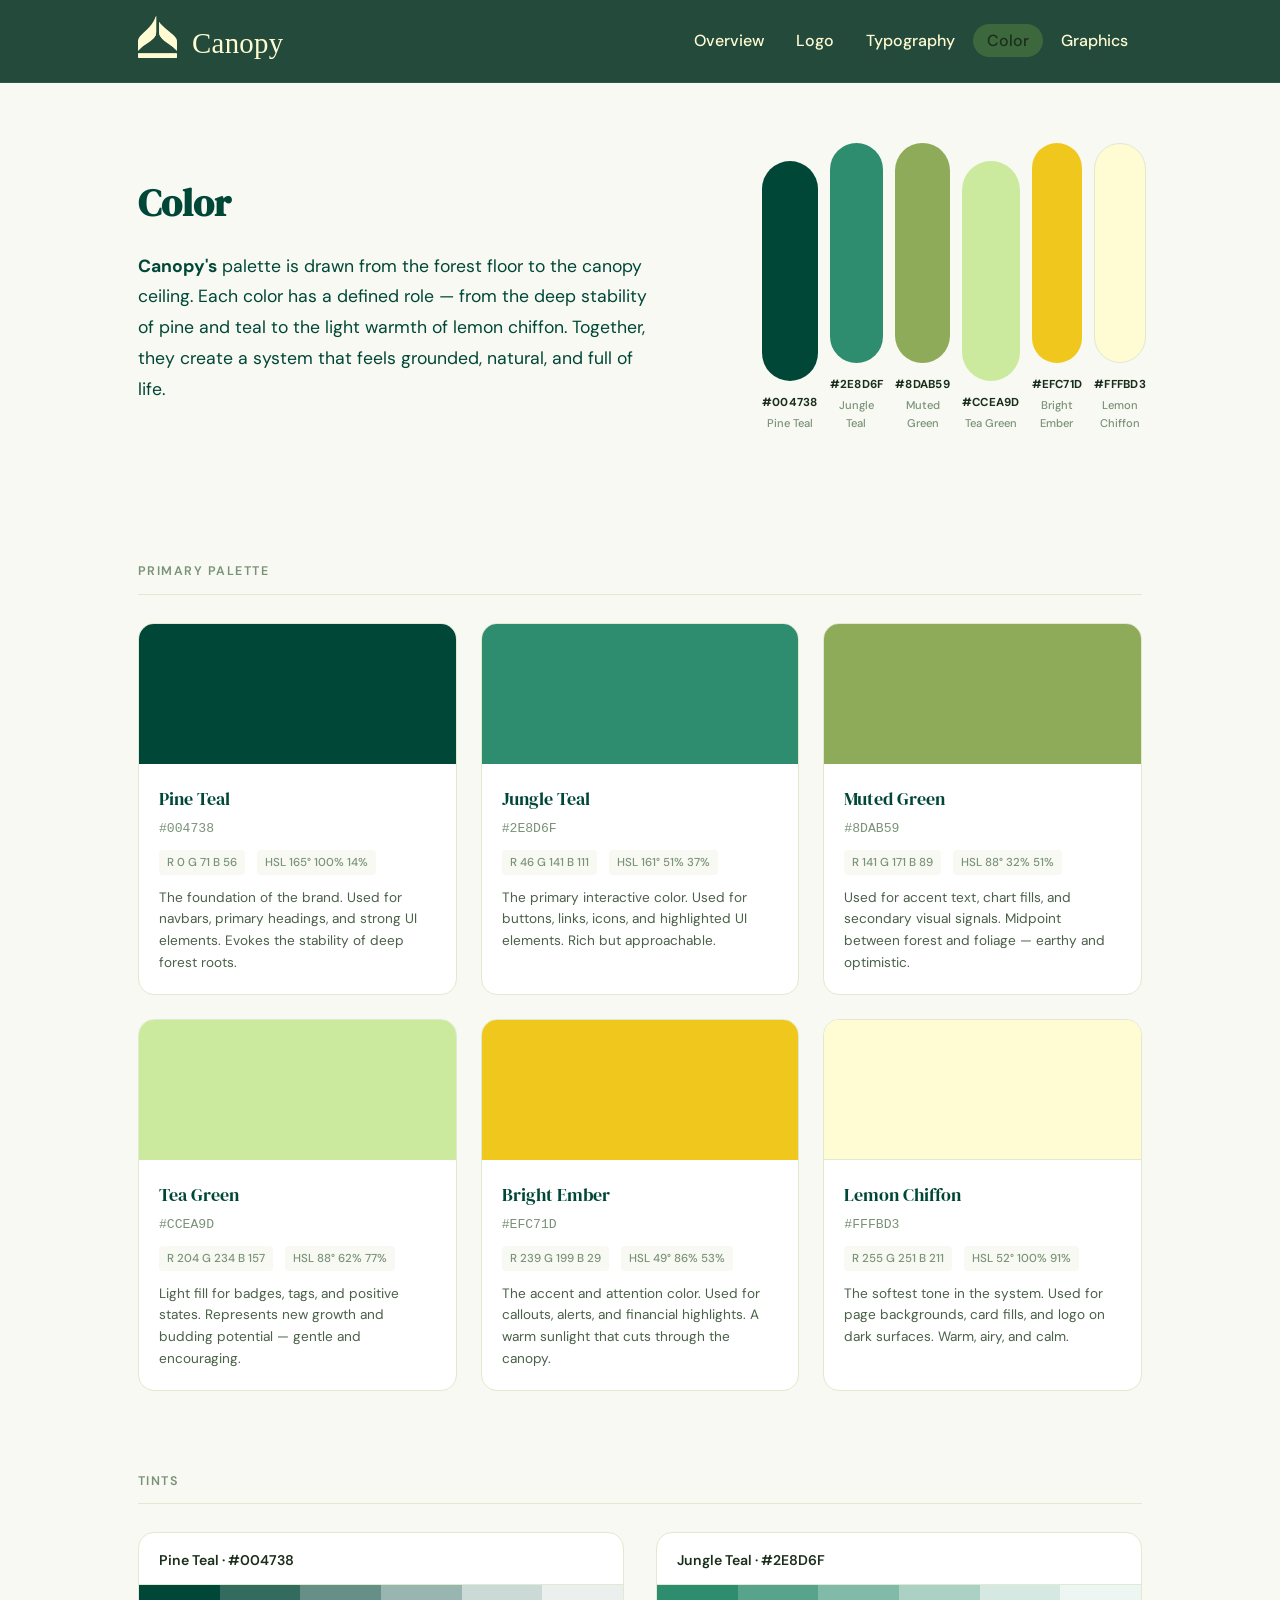
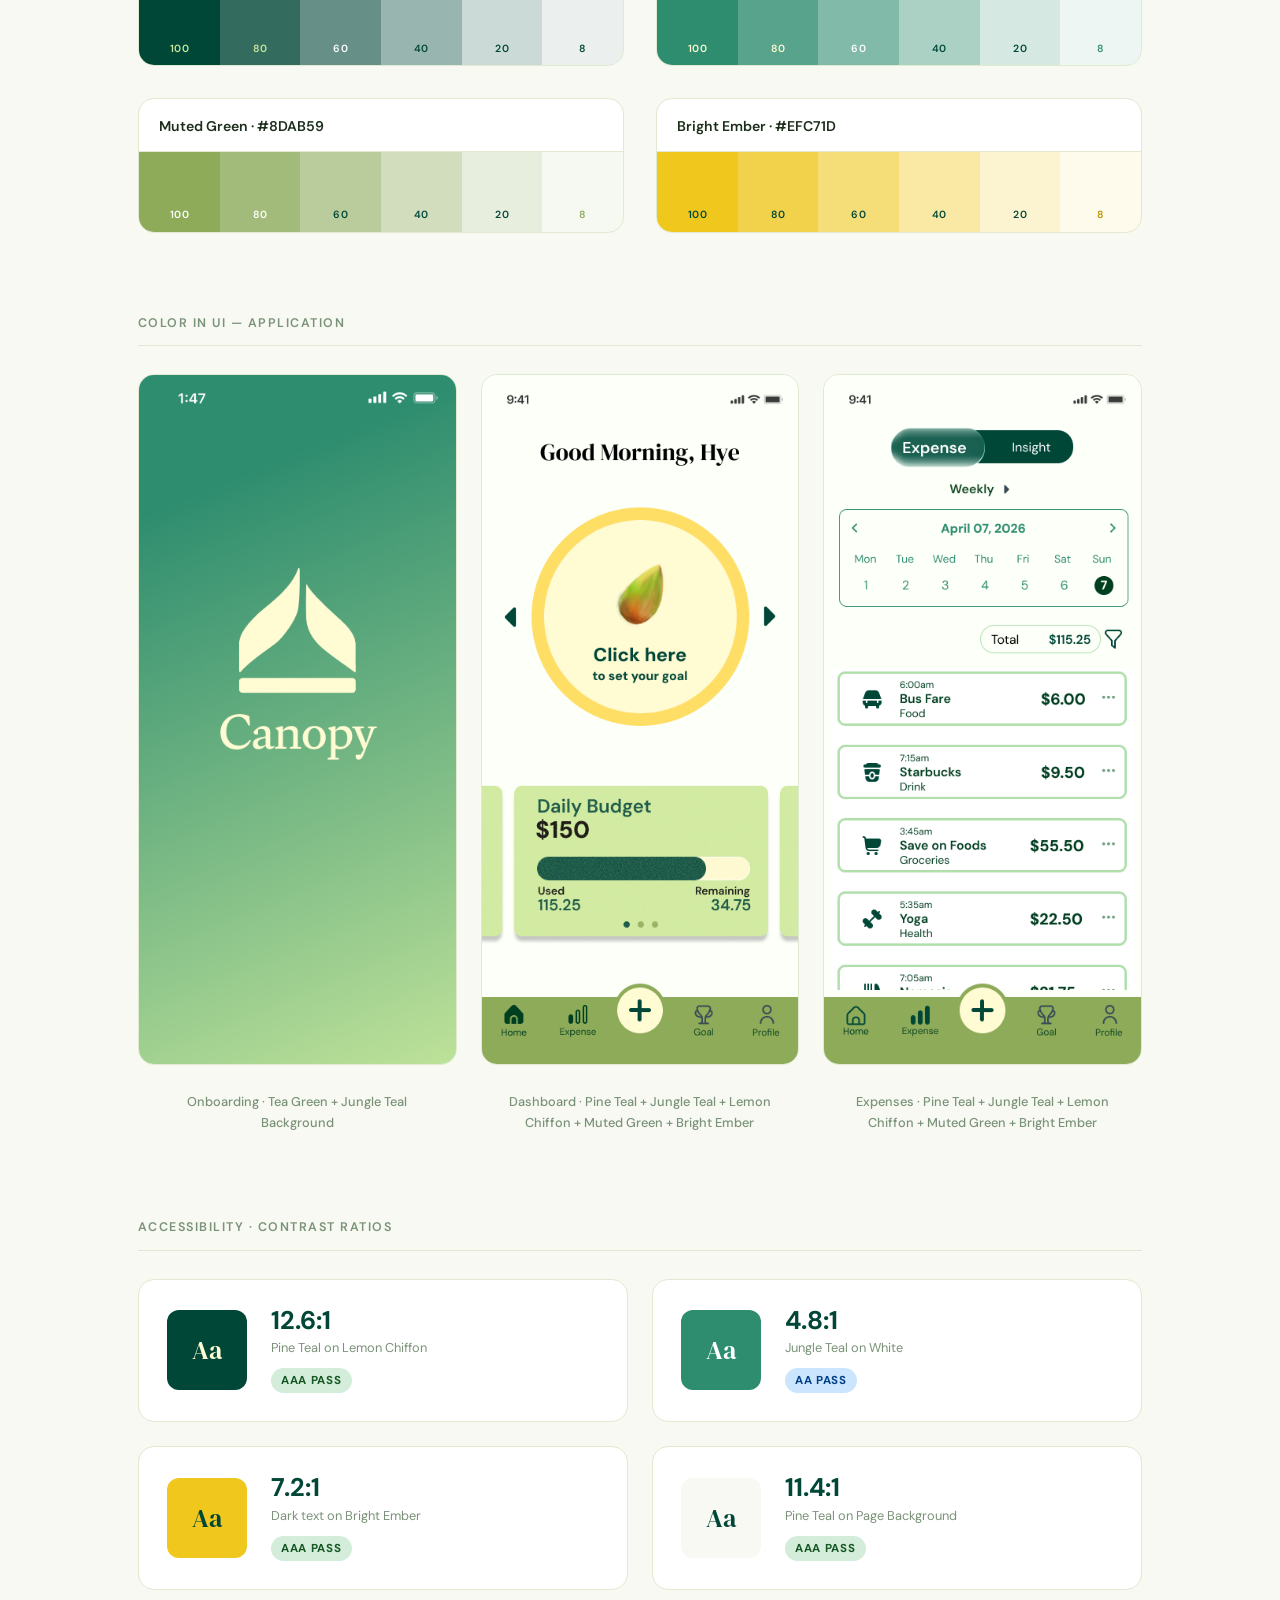
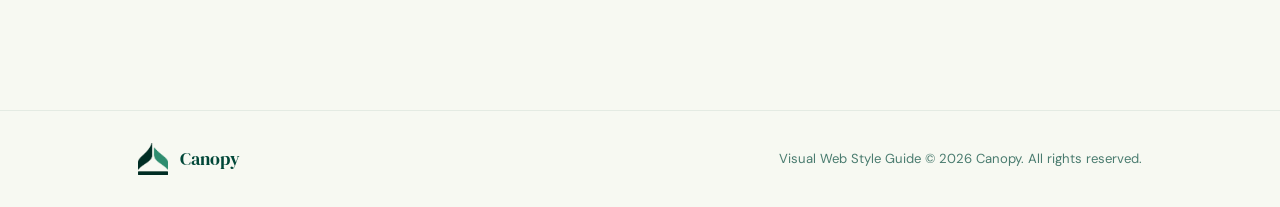
<file: colors.html>
<!doctype html>
<html lang="en">
  <head>
    <meta charset="UTF-8" />
    <meta name="viewport" content="width=device-width, initial-scale=1.0" />
    <title>Color — Canopy Style Guide</title>
    <link rel="preconnect" href="https://fonts.googleapis.com" />
    <link rel="preconnect" href="https://fonts.gstatic.com" crossorigin />
    <link
      href="https://fonts.googleapis.com/css2?family=DM+Serif+Display:ital@0;1&family=DM+Sans:ital,opsz,wght@0,9..40,300;0,9..40,400;0,9..40,500;0,9..40,600;0,9..40,700;1,9..40,400&display=swap"
      rel="stylesheet"
    />
    <link rel="stylesheet" href="style.css" />
    <link rel="stylesheet" href="colors.css" />
  </head>
  <body>
    <!-- Navbar -->
    <nav id="navbar">
      <div class="nav-inner">
        <a href="index.html#overview" class="nav-logo">
          <img
            src="Logos/Logo only Cream.png"
            alt="Canopy logo"
            class="nav-logo-img"
          />
          <span>Canopy</span>
        </a>
        <ul class="nav-links">
          <li><a href="index.html#overview" class="nav-link">Overview</a></li>
          <li><a href="logo.html" class="nav-link">Logo</a></li>
          <li><a href="typography.html" class="nav-link">Typography</a></li>
          <li><a href="colors.html" class="nav-link active">Color</a></li>
          <li><a href="index.html#graphics" class="nav-link">Graphics</a></li>
        </ul>
        <button class="hamburger" id="hamburger" aria-label="Toggle menu">
          <span></span><span></span><span></span>
        </button>
      </div>
    </nav>

    <main class="container">
      <!-- ── Hero ── -->
      <header class="colors-page-header">
        <div class="colors-hero">
          <div class="colors-intro">
            <h1 style="font-size: 2.4rem; margin-bottom: 16px">Color</h1>
            <p>
              <strong>Canopy's</strong> palette is drawn from the forest floor
              to the canopy ceiling. Each color has a defined role — from the
              deep stability of pine and teal to the light warmth of lemon
              chiffon. Together, they create a system that feels grounded,
              natural, and full of life.
            </p>
          </div>

          <!-- Palette Flags -->
          <div class="palette-flags">
            <div class="palette-flag-wrap">
              <div class="palette-flag" style="background: #004738"></div>
              <div class="flag-label">
                <span class="flag-hex">#004738</span>
                <span class="flag-name">Pine Teal</span>
              </div>
            </div>
            <div class="palette-flag-wrap">
              <div class="palette-flag" style="background: #2e8d6f"></div>
              <div class="flag-label">
                <span class="flag-hex">#2E8D6F</span>
                <span class="flag-name">Jungle Teal</span>
              </div>
            </div>
            <div class="palette-flag-wrap">
              <div class="palette-flag" style="background: #8dab59"></div>
              <div class="flag-label">
                <span class="flag-hex">#8DAB59</span>
                <span class="flag-name">Muted Green</span>
              </div>
            </div>
            <div class="palette-flag-wrap">
              <div class="palette-flag" style="background: #ccea9d"></div>
              <div class="flag-label">
                <span class="flag-hex">#CCEA9D</span>
                <span class="flag-name">Tea Green</span>
              </div>
            </div>
            <div class="palette-flag-wrap">
              <div class="palette-flag" style="background: #efc71d"></div>
              <div class="flag-label">
                <span class="flag-hex">#EFC71D</span>
                <span class="flag-name">Bright Ember</span>
              </div>
            </div>
            <div class="palette-flag-wrap">
              <div
                class="palette-flag"
                style="background: #fffbd3; border: 1px solid #e0ead0"
              ></div>
              <div class="flag-label">
                <span class="flag-hex">#FFFBD3</span>
                <span class="flag-name">Lemon Chiffon</span>
              </div>
            </div>
          </div>
        </div>
      </header>

      <!-- ── Primary Palette ── -->
      <section class="color-section">
        <h2 class="color-section-title">Primary Palette</h2>
        <div class="color-details-grid">
          <!-- Pine Teal -->
          <div class="color-detail-card">
            <div class="color-swatch-lg" style="background: #004738">
              <span class="color-copy-tag" style="color: #ccea9d">#004738</span>
            </div>
            <div class="color-detail-info">
              <div class="color-detail-name">Pine Teal</div>
              <div class="color-detail-hex">#004738</div>
              <div class="color-detail-values">
                <span class="color-value-pill">R 0 G 71 B 56</span>
                <span class="color-value-pill">HSL 165° 100% 14%</span>
              </div>
              <p class="color-detail-role">
                The foundation of the brand. Used for navbars, primary headings,
                and strong UI elements. Evokes the stability of deep forest
                roots.
              </p>
            </div>
          </div>

          <!-- Jungle Teal -->
          <div class="color-detail-card">
            <div class="color-swatch-lg" style="background: #2e8d6f">
              <span class="color-copy-tag" style="color: #fffbd3">#2E8D6F</span>
            </div>
            <div class="color-detail-info">
              <div class="color-detail-name">Jungle Teal</div>
              <div class="color-detail-hex">#2E8D6F</div>
              <div class="color-detail-values">
                <span class="color-value-pill">R 46 G 141 B 111</span>
                <span class="color-value-pill">HSL 161° 51% 37%</span>
              </div>
              <p class="color-detail-role">
                The primary interactive color. Used for buttons, links, icons,
                and highlighted UI elements. Rich but approachable.
              </p>
            </div>
          </div>

          <!-- Muted Green -->
          <div class="color-detail-card">
            <div class="color-swatch-lg" style="background: #8dab59">
              <span class="color-copy-tag" style="color: #fff">#8DAB59</span>
            </div>
            <div class="color-detail-info">
              <div class="color-detail-name">Muted Green</div>
              <div class="color-detail-hex">#8DAB59</div>
              <div class="color-detail-values">
                <span class="color-value-pill">R 141 G 171 B 89</span>
                <span class="color-value-pill">HSL 88° 32% 51%</span>
              </div>
              <p class="color-detail-role">
                Used for accent text, chart fills, and secondary visual signals.
                Midpoint between forest and foliage — earthy and optimistic.
              </p>
            </div>
          </div>

          <!-- Tea Green -->
          <div class="color-detail-card">
            <div class="color-swatch-lg" style="background: #ccea9d">
              <span class="color-copy-tag" style="color: #004738">#CCEA9D</span>
            </div>
            <div class="color-detail-info">
              <div class="color-detail-name">Tea Green</div>
              <div class="color-detail-hex">#CCEA9D</div>
              <div class="color-detail-values">
                <span class="color-value-pill">R 204 G 234 B 157</span>
                <span class="color-value-pill">HSL 88° 62% 77%</span>
              </div>
              <p class="color-detail-role">
                Light fill for badges, tags, and positive states. Represents new
                growth and budding potential — gentle and encouraging.
              </p>
            </div>
          </div>

          <!-- Bright Ember -->
          <div class="color-detail-card">
            <div class="color-swatch-lg" style="background: #efc71d">
              <span class="color-copy-tag" style="color: #004738">#EFC71D</span>
            </div>
            <div class="color-detail-info">
              <div class="color-detail-name">Bright Ember</div>
              <div class="color-detail-hex">#EFC71D</div>
              <div class="color-detail-values">
                <span class="color-value-pill">R 239 G 199 B 29</span>
                <span class="color-value-pill">HSL 49° 86% 53%</span>
              </div>
              <p class="color-detail-role">
                The accent and attention color. Used for callouts, alerts, and
                financial highlights. A warm sunlight that cuts through the
                canopy.
              </p>
            </div>
          </div>

          <!-- Lemon Chiffon -->
          <div class="color-detail-card">
            <div
              class="color-swatch-lg"
              style="background: #fffbd3; border-bottom: 1px solid #e0ead0"
            >
              <span
                class="color-copy-tag"
                style="color: #004738; background: rgba(0, 0, 0, 0.06)"
                >#FFFBD3</span
              >
            </div>
            <div class="color-detail-info">
              <div class="color-detail-name">Lemon Chiffon</div>
              <div class="color-detail-hex">#FFFBD3</div>
              <div class="color-detail-values">
                <span class="color-value-pill">R 255 G 251 B 211</span>
                <span class="color-value-pill">HSL 52° 100% 91%</span>
              </div>
              <p class="color-detail-role">
                The softest tone in the system. Used for page backgrounds, card
                fills, and logo on dark surfaces. Warm, airy, and calm.
              </p>
            </div>
          </div>
        </div>
      </section>

      <!-- ── Tints ── -->
      <section class="color-section">
        <h2 class="color-section-title">Tints</h2>
        <div class="tints-grid">
          <!-- Pine Teal Tints -->
          <div class="tint-row-card">
            <div class="tint-row-label">Pine Teal · #004738</div>
            <div class="tint-strips">
              <div
                class="tint-strip"
                style="background: rgba(0, 71, 56, 1); color: #ccea9d"
              >
                100
              </div>
              <div
                class="tint-strip"
                style="background: rgba(0, 71, 56, 0.8); color: #ccea9d"
              >
                80
              </div>
              <div
                class="tint-strip"
                style="background: rgba(0, 71, 56, 0.6); color: #fff"
              >
                60
              </div>
              <div
                class="tint-strip"
                style="background: rgba(0, 71, 56, 0.4); color: #004738"
              >
                40
              </div>
              <div
                class="tint-strip"
                style="background: rgba(0, 71, 56, 0.2); color: #004738"
              >
                20
              </div>
              <div
                class="tint-strip"
                style="background: rgba(0, 71, 56, 0.08); color: #004738"
              >
                8
              </div>
            </div>
          </div>

          <!-- Jungle Teal Tints -->
          <div class="tint-row-card">
            <div class="tint-row-label">Jungle Teal · #2E8D6F</div>
            <div class="tint-strips">
              <div
                class="tint-strip"
                style="background: rgba(46, 141, 111, 1); color: #fffbd3"
              >
                100
              </div>
              <div
                class="tint-strip"
                style="background: rgba(46, 141, 111, 0.8); color: #fffbd3"
              >
                80
              </div>
              <div
                class="tint-strip"
                style="background: rgba(46, 141, 111, 0.6); color: #fff"
              >
                60
              </div>
              <div
                class="tint-strip"
                style="background: rgba(46, 141, 111, 0.4); color: #004738"
              >
                40
              </div>
              <div
                class="tint-strip"
                style="background: rgba(46, 141, 111, 0.2); color: #004738"
              >
                20
              </div>
              <div
                class="tint-strip"
                style="background: rgba(46, 141, 111, 0.08); color: #2e8d6f"
              >
                8
              </div>
            </div>
          </div>

          <!-- Muted Green Tints -->
          <div class="tint-row-card">
            <div class="tint-row-label">Muted Green · #8DAB59</div>
            <div class="tint-strips">
              <div
                class="tint-strip"
                style="background: rgba(141, 171, 89, 1); color: #fff"
              >
                100
              </div>
              <div
                class="tint-strip"
                style="background: rgba(141, 171, 89, 0.8); color: #fff"
              >
                80
              </div>
              <div
                class="tint-strip"
                style="background: rgba(141, 171, 89, 0.6); color: #004738"
              >
                60
              </div>
              <div
                class="tint-strip"
                style="background: rgba(141, 171, 89, 0.4); color: #004738"
              >
                40
              </div>
              <div
                class="tint-strip"
                style="background: rgba(141, 171, 89, 0.2); color: #004738"
              >
                20
              </div>
              <div
                class="tint-strip"
                style="background: rgba(141, 171, 89, 0.08); color: #8dab59"
              >
                8
              </div>
            </div>
          </div>

          <!-- Bright Ember Tints -->
          <div class="tint-row-card">
            <div class="tint-row-label">Bright Ember · #EFC71D</div>
            <div class="tint-strips">
              <div
                class="tint-strip"
                style="background: rgba(239, 199, 29, 1); color: #004738"
              >
                100
              </div>
              <div
                class="tint-strip"
                style="background: rgba(239, 199, 29, 0.8); color: #004738"
              >
                80
              </div>
              <div
                class="tint-strip"
                style="background: rgba(239, 199, 29, 0.6); color: #004738"
              >
                60
              </div>
              <div
                class="tint-strip"
                style="background: rgba(239, 199, 29, 0.4); color: #004738"
              >
                40
              </div>
              <div
                class="tint-strip"
                style="background: rgba(239, 199, 29, 0.2); color: #004738"
              >
                20
              </div>
              <div
                class="tint-strip"
                style="background: rgba(239, 199, 29, 0.08); color: #b89300"
              >
                8
              </div>
            </div>
          </div>
        </div>
      </section>

      <!-- ── UI Application ── -->
      <section class="color-section">
        <h2 class="color-section-title">Color in UI — Application</h2>
        <div class="ui-color-grid">
          <div style="display: flex; flex-direction: column; gap: 12px">
            <div class="ui-screen-placeholder">
              <img
                src="Imagery/Loading.png"
                alt="Onboarding Example"
                class="ui-screen-img"
              />
            </div>
            <div class="ui-screen-caption">
              Onboarding · Tea Green + Jungle Teal Background
            </div>
          </div>

          <div style="display: flex; flex-direction: column; gap: 12px">
            <div class="ui-screen-placeholder">
              <img
                src="Imagery/Dash_NewUser_NoGoalSet.png"
                alt="Dashboard Example"
                class="ui-screen-img"
              />
            </div>
            <div class="ui-screen-caption">
              Dashboard · Pine Teal + Jungle Teal + Lemon Chiffon + Muted Green
              + Bright Ember
            </div>
          </div>

          <div style="display: flex; flex-direction: column; gap: 12px">
            <div class="ui-screen-placeholder">
              <img
                src="Imagery/Expense_Weekly.png"
                alt="Transaction Example"
                class="ui-screen-img"
              />
            </div>
            <div class="ui-screen-caption">
              Expenses · Pine Teal + Jungle Teal + Lemon Chiffon + Muted Green +
              Bright Ember
            </div>
          </div>
        </div>
      </section>

      <!-- ── Accessibility ── -->
      <section class="color-section" style="margin-bottom: 120px">
        <h2 class="color-section-title">Accessibility · Contrast Ratios</h2>
        <div class="accessibility-grid">
          <div class="contrast-card">
            <div class="contrast-swatch-pair" style="background: #004738">
              <span
                style="
                  font-family: var(--serif);
                  font-size: 1.6rem;
                  color: #fffbd3;
                "
                >Aa</span
              >
            </div>
            <div class="contrast-info">
              <div class="contrast-ratio">12.6:1</div>
              <div class="contrast-label">Pine Teal on Lemon Chiffon</div>
              <span class="contrast-badge badge-aaa">AAA Pass</span>
            </div>
          </div>

          <div class="contrast-card">
            <div class="contrast-swatch-pair" style="background: #2e8d6f">
              <span
                style="
                  font-family: var(--serif);
                  font-size: 1.6rem;
                  color: #fff;
                "
                >Aa</span
              >
            </div>
            <div class="contrast-info">
              <div class="contrast-ratio">4.8:1</div>
              <div class="contrast-label">Jungle Teal on White</div>
              <span class="contrast-badge badge-aa">AA Pass</span>
            </div>
          </div>

          <div class="contrast-card">
            <div class="contrast-swatch-pair" style="background: #efc71d">
              <span
                style="
                  font-family: var(--serif);
                  font-size: 1.6rem;
                  color: #004738;
                "
                >Aa</span
              >
            </div>
            <div class="contrast-info">
              <div class="contrast-ratio">7.2:1</div>
              <div class="contrast-label">Dark text on Bright Ember</div>
              <span class="contrast-badge badge-aaa">AAA Pass</span>
            </div>
          </div>

          <div class="contrast-card">
            <div class="contrast-swatch-pair" style="background: #f7f9f2">
              <span
                style="
                  font-family: var(--serif);
                  font-size: 1.6rem;
                  color: #004738;
                "
                >Aa</span
              >
            </div>
            <div class="contrast-info">
              <div class="contrast-ratio">11.4:1</div>
              <div class="contrast-label">Pine Teal on Page Background</div>
              <span class="contrast-badge badge-aaa">AAA Pass</span>
            </div>
          </div>
        </div>
      </section>
    </main>

    <!-- Footer -->
    <footer class="site-footer">
      <div class="container footer-inner">
        <div class="footer-logo">
          <img
            src="Logos/Logo only.png"
            alt="Canopy Logo"
            class="footer-logo-img"
          />
          <span>Canopy</span>
        </div>
        <p class="footer-copy">
          Visual Web Style Guide &copy; 2026 Canopy. All rights reserved.
        </p>
      </div>
    </footer>

    <script src="script.js"></script>
    <script>
      function loadImage(event, imgId) {
        const file = event.target.files[0];
        if (!file) return;
        const reader = new FileReader();
        reader.onload = function (e) {
          const img = document.getElementById(imgId);
          img.src = e.target.result;
          img.style.display = "block";
          img.style.objectFit = "cover";
          img.style.width = "100%";
          img.style.height = "100%";
          // Hide the label
          img.parentElement.querySelector("label").style.display = "none";
        };
        reader.readAsDataURL(file);
      }
    </script>
  </body>
</html>
</file>
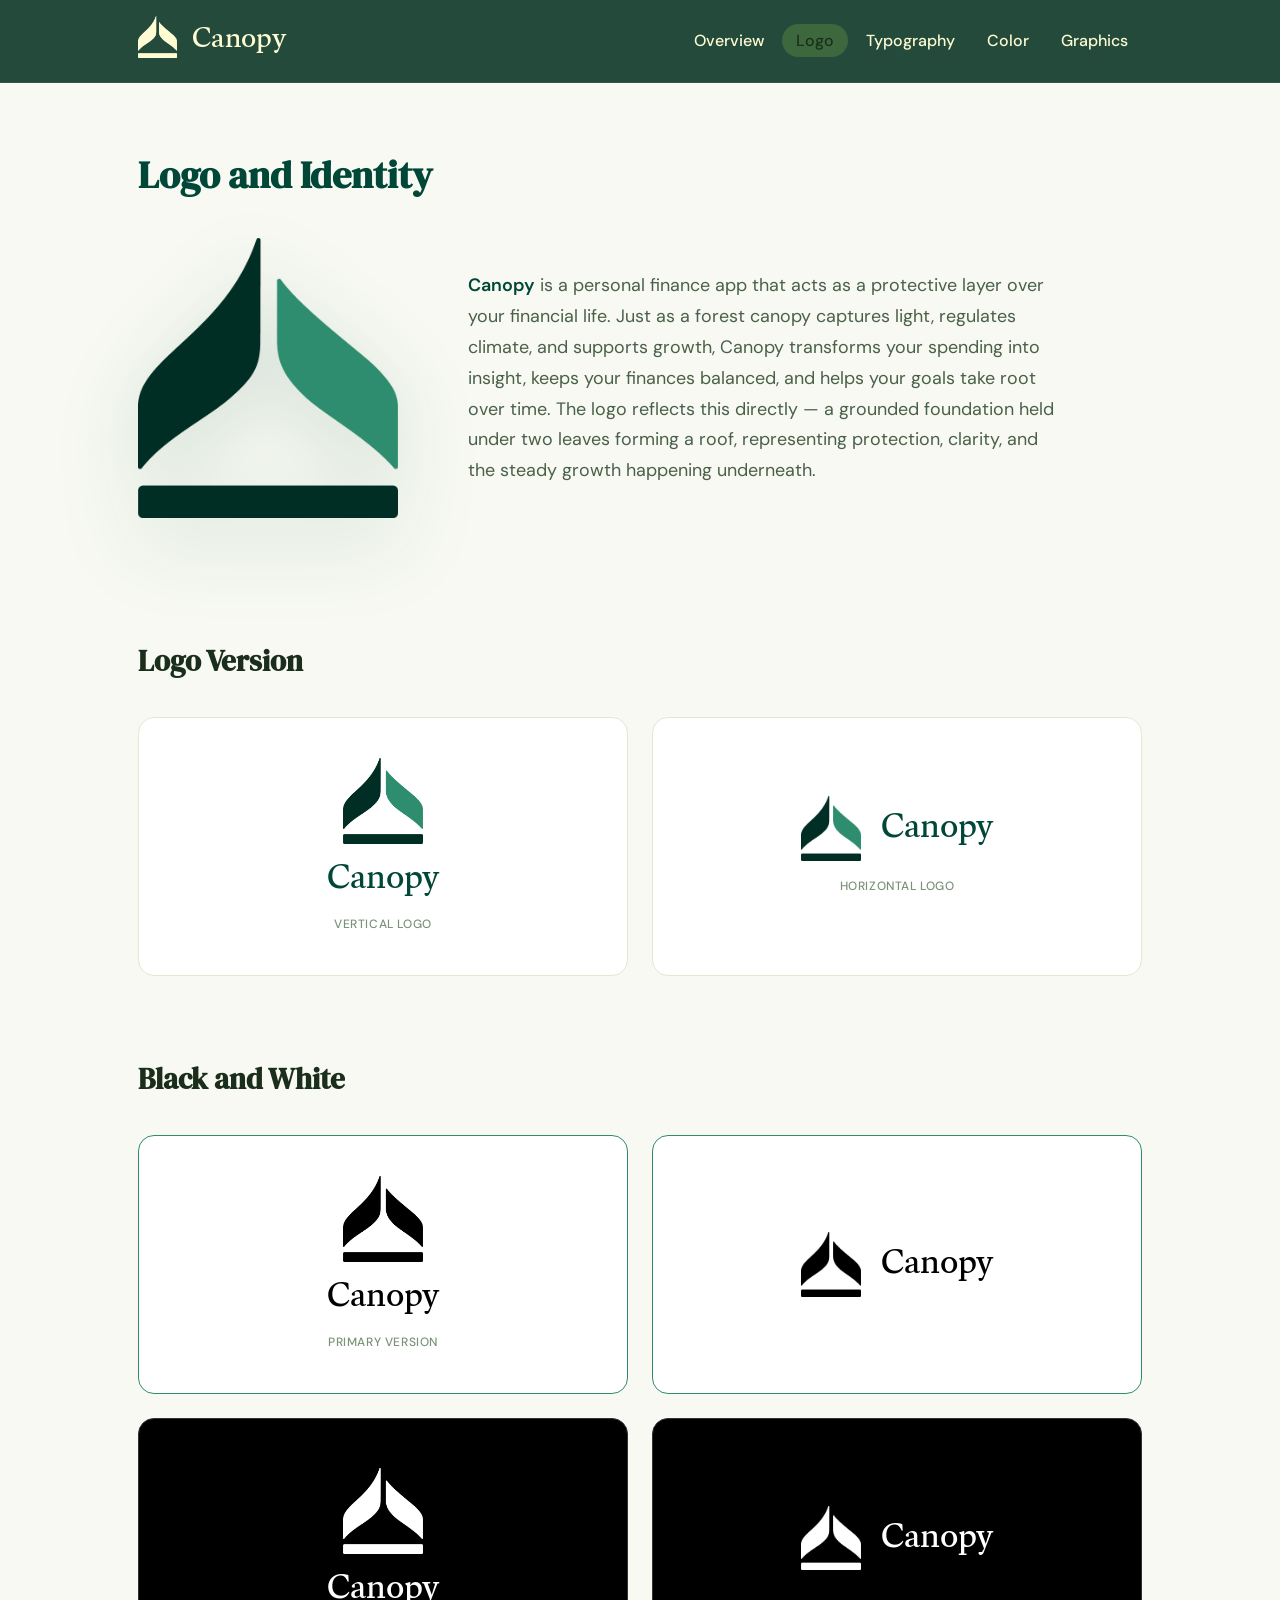
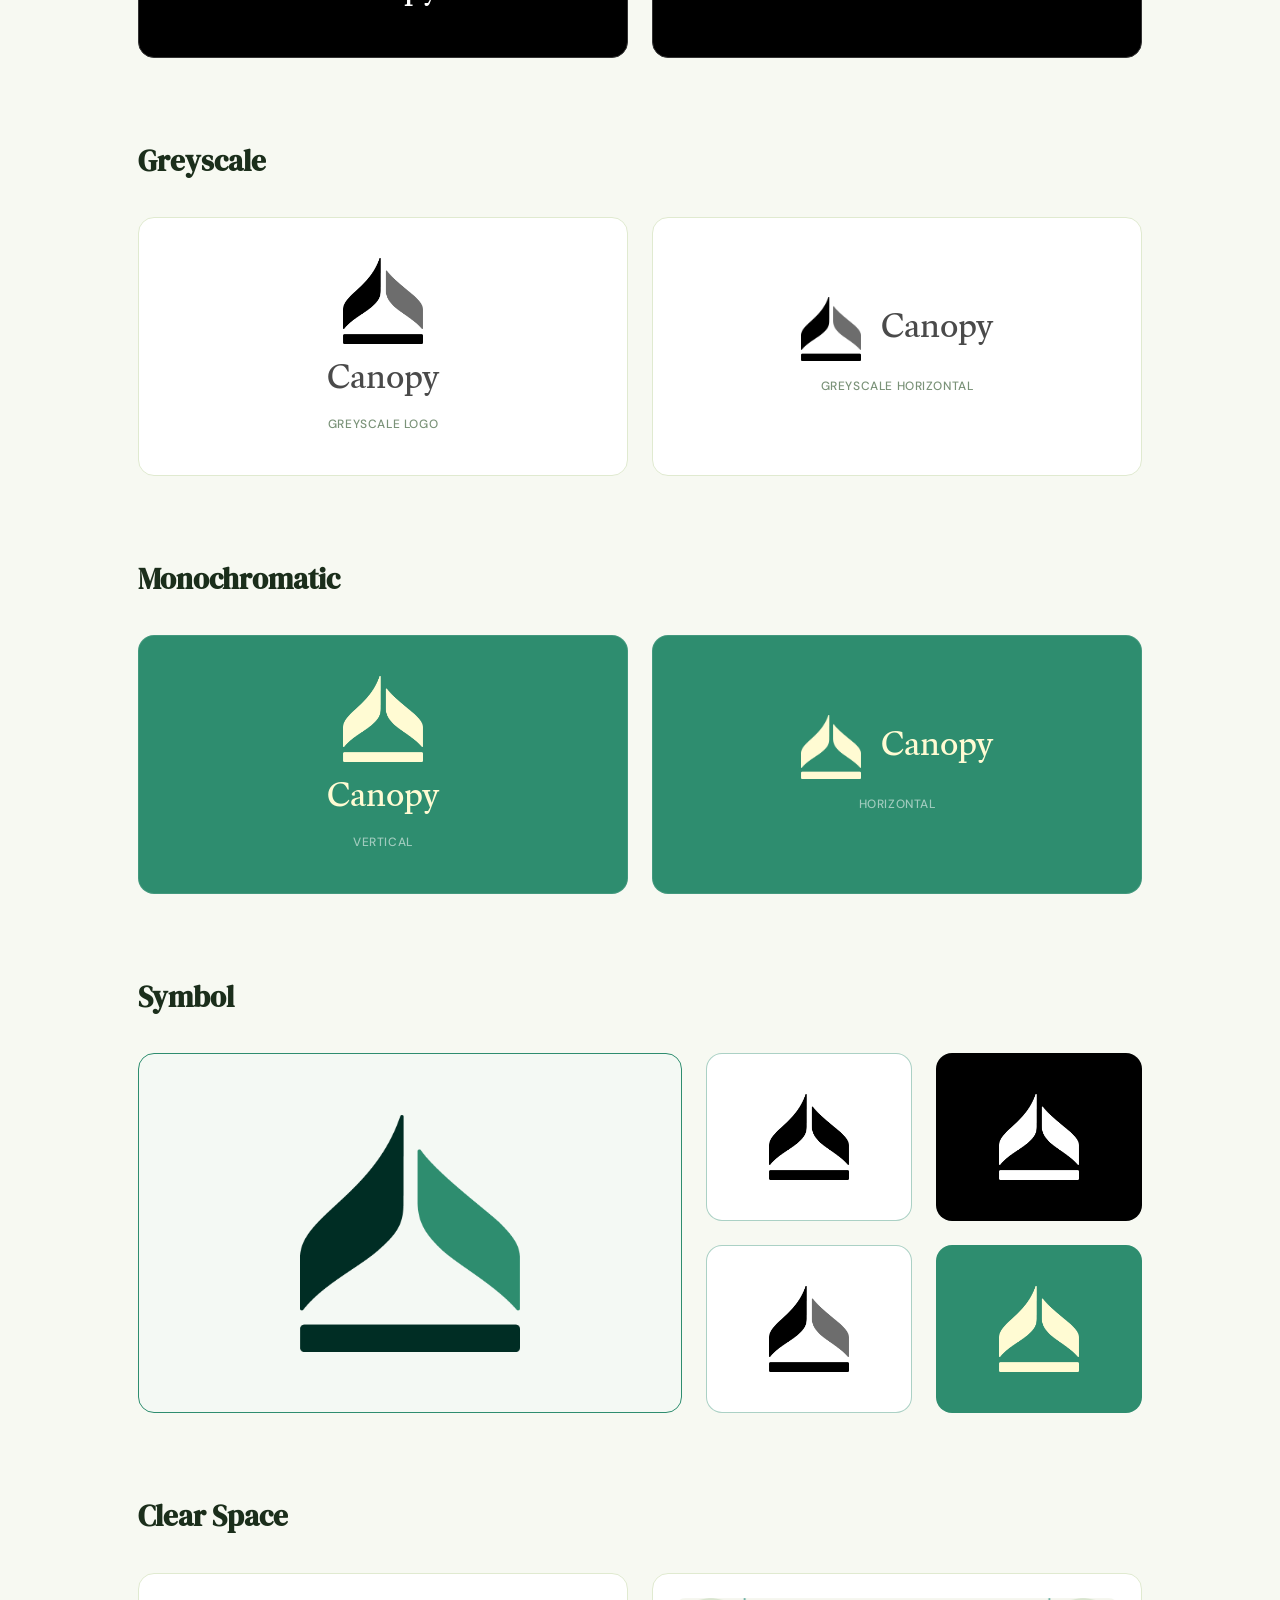
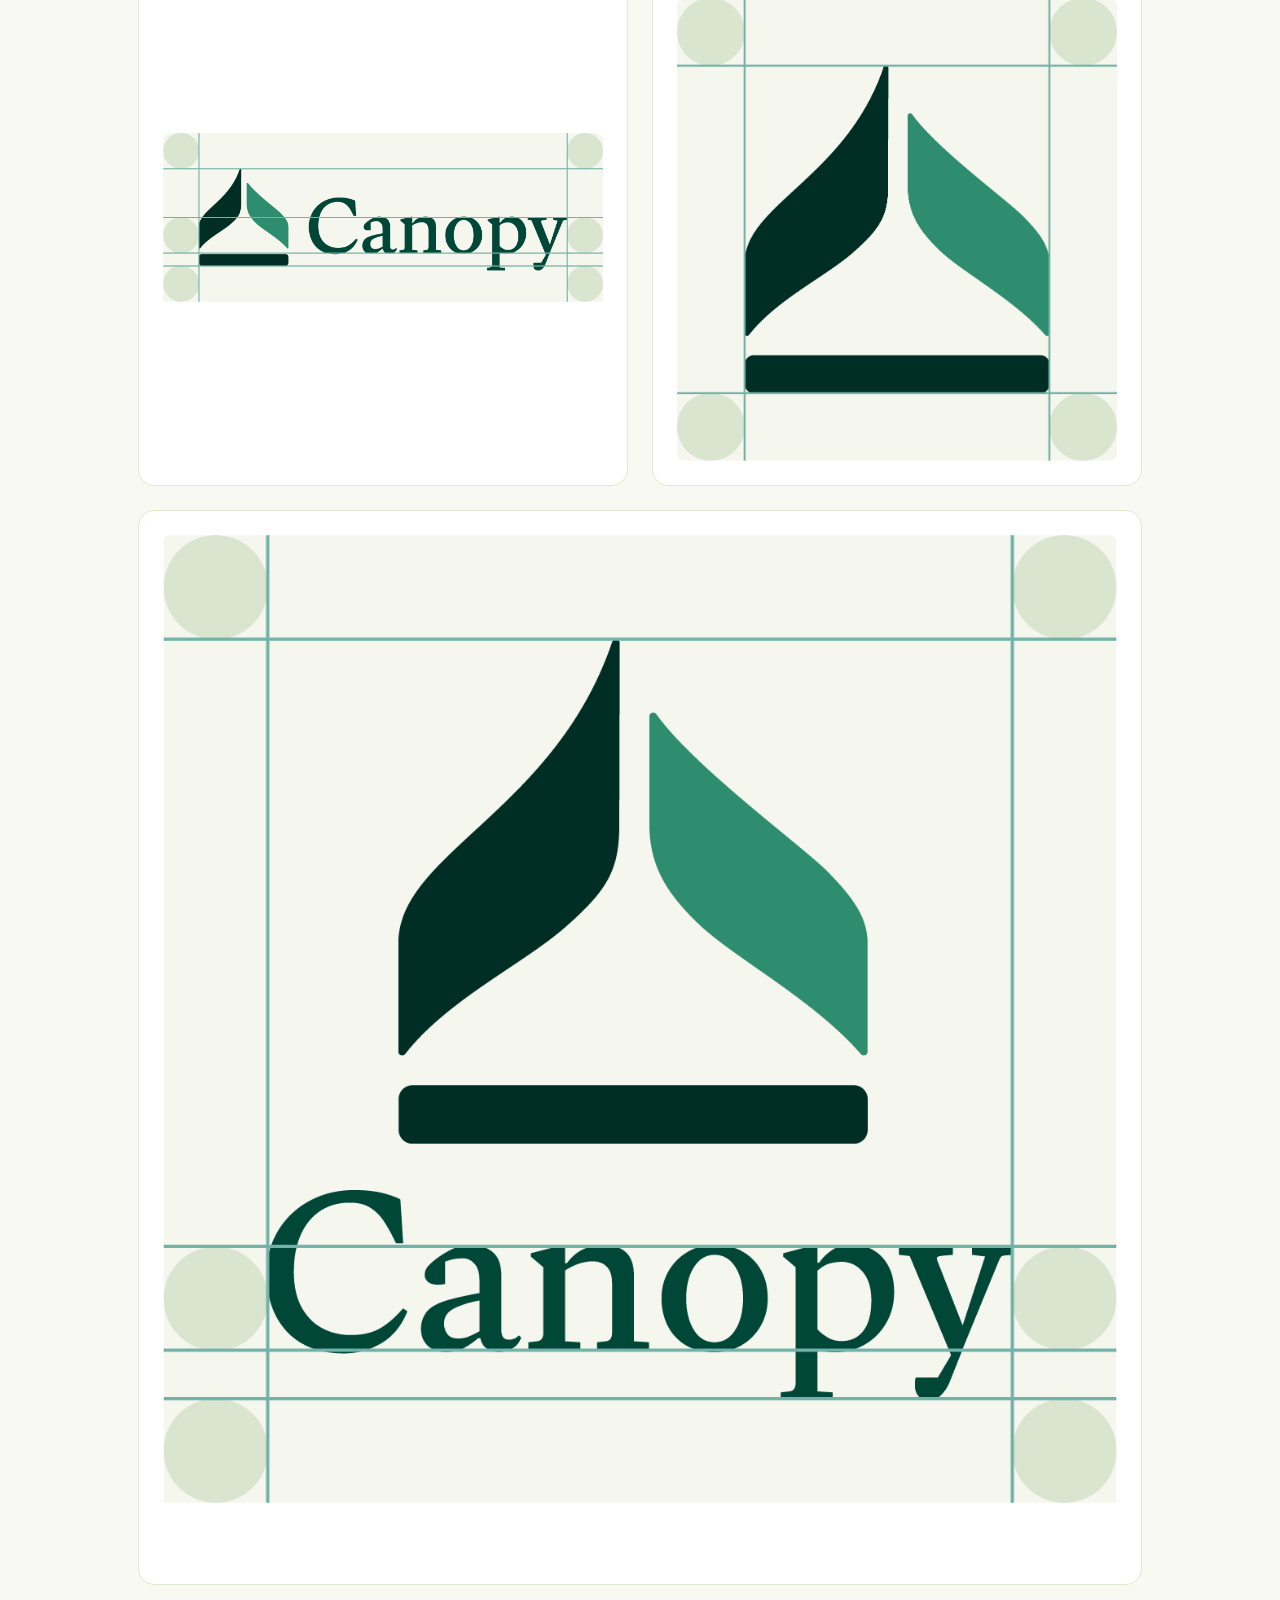
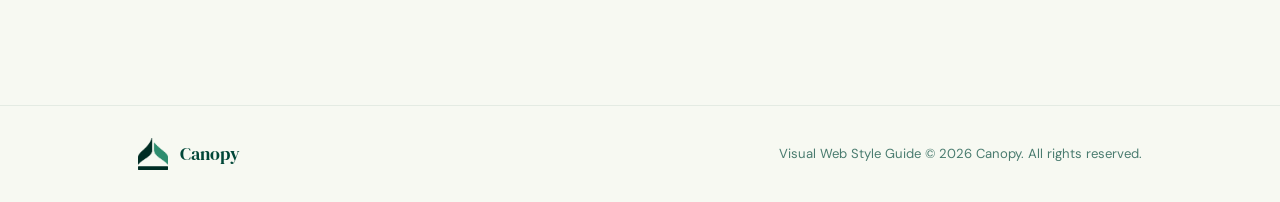
<file: logo.html>
<!doctype html>
<html lang="en">
  <head>
    <meta charset="UTF-8" />
    <meta name="viewport" content="width=device-width, initial-scale=1.0" />
    <title>Logo and Identity — Canopy Style Guide</title>
    <link rel="preconnect" href="https://fonts.googleapis.com" />
    <link rel="preconnect" href="https://fonts.gstatic.com" crossorigin />
    <link
      href="https://fonts.googleapis.com/css2?family=DM+Serif+Display:ital@0;1&family=DM+Sans:ital,opsz,wght@0,9..40,300;0,9..40,400;0,9..40,500;0,9..40,600;0,9..40,700;1,9..40,400&family=Gulzar&display=swap"
      rel="stylesheet"
    />
    <link rel="stylesheet" href="style.css" />
    <link rel="stylesheet" href="logo.css" />
  </head>
  <body>
    <!-- Navbar -->
    <nav id="navbar">
      <div class="nav-inner">
        <a href="index.html#overview" class="nav-logo">
          <img
            src="Logos/Logo only Cream.png"
            alt="Canopy logo"
            class="nav-logo-img"
          />
          <span>Canopy</span>
        </a>
        <ul class="nav-links">
          <li><a href="index.html#overview" class="nav-link">Overview</a></li>
          <li><a href="logo.html" class="nav-link active">Logo</a></li>
          <li><a href="typography.html" class="nav-link">Typography</a></li>
          <li><a href="colors.html" class="nav-link">Color</a></li>

          <li><a href="graphics.html" class="nav-link">Graphics</a></li>
        </ul>
        <button class="hamburger" id="hamburger" aria-label="Toggle menu">
          <span></span><span></span><span></span>
        </button>
      </div>
    </nav>

    <main class="container">
      <header class="logo-page-header">
        <h1 class="logo-section-title" style="font-size: 2.4rem;">Logo and Identity</h1>
        
        <div class="logo-hero">
          <img src="Logos/Logo only.png" alt="Canopy Logo" class="logo-hero-img" />
          <div class="logo-intro">
            <p>
              <strong>Canopy</strong> is a personal finance app that acts as a
              protective layer over your financial life. Just as a forest canopy
              captures light, regulates climate, and supports growth, Canopy
              transforms your spending into insight, keeps your finances
              balanced, and helps your goals take root over time. The logo
              reflects this directly — a grounded foundation held under two
              leaves forming a roof, representing protection, clarity, and the
              steady growth happening underneath.
            </p>
          </div>
        </div>
      </header>

      <!-- Logo Versions -->
      <section class="logo-section">
        <h2 class="logo-section-title">Logo Version</h2>
        <div class="logo-grid">
          <div class="logo-card">
            <div class="lockup-v">
              <img src="Logos/Logo only.png" alt="Canopy Logo" width="80" />
              <span class="brand-text">Canopy</span>
            </div>
            <span class="logo-tag">Vertical Logo</span>
          </div>
          <div class="logo-card">
            <div class="lockup-h">
              <img src="Logos/Logo only.png" alt="Canopy Logo" width="60" />
              <span class="brand-text">Canopy</span>
            </div>
            <span class="logo-tag">Horizontal Logo</span>
          </div>
        </div>
      </section>

      <!-- Black and White -->
      <section class="logo-section">
        <h2 class="logo-section-title">Black and White</h2>
        <div class="logo-grid bw-grid">
          <!-- Top row: White bg, black logo -->
          <div class="logo-card" style="border: 1.5px solid var(--jungle-teal);">
            <div class="lockup-v">
              <img src="Logos/Logo only.png" alt="Canopy Logo" width="80" style="filter: grayscale(1) brightness(0);" />
              <span class="brand-text" style="color: #000;">Canopy</span>
            </div>
            <span class="logo-tag">Primary Version</span>
          </div>
          <div class="logo-card" style="border: 1.5px solid var(--jungle-teal);">
            <div class="lockup-h">
              <img src="Logos/Logo only.png" alt="Canopy Logo" width="60" style="filter: grayscale(1) brightness(0);" />
              <span class="brand-text" style="color: #000;">Canopy</span>
            </div>
          </div>

          <!-- Bottom row: Black bg, white logo -->
          <div class="logo-card dark">
            <div class="lockup-v">
              <img src="Logos/Logo only Cream.png" alt="Canopy Logo" width="80" style="filter: brightness(0) invert(1);" />
              <span class="brand-text" style="color: #fff;">Canopy</span>
            </div>
          </div>
          <div class="logo-card dark">
            <div class="lockup-h">
              <img src="Logos/Logo only Cream.png" alt="Canopy Logo" width="60" style="filter: brightness(0) invert(1);" />
              <span class="brand-text" style="color: #fff;">Canopy</span>
            </div>
          </div>
        </div>
      </section>

      <!-- Greyscale -->
      <section class="logo-section">
        <h2 class="logo-section-title">Greyscale</h2>
        <div class="logo-grid">
          <div class="logo-card">
            <div class="lockup-v">
              <img src="Logos/Logo only Greyscale.png" alt="Canopy Logo" width="80" />
              <span class="brand-text" style="color: #4a4a4a;">Canopy</span>
            </div>
            <span class="logo-tag">Greyscale Logo</span>
          </div>
          <div class="logo-card">
            <div class="lockup-h">
              <img src="Logos/Logo only Greyscale.png" alt="Canopy Logo" width="60" />
              <span class="brand-text" style="color: #4a4a4a;">Canopy</span>
            </div>
            <span class="logo-tag">Greyscale Horizontal</span>
          </div>
        </div>
      </section>

      <!-- Monochromatic -->
      <section class="logo-section">
        <h2 class="logo-section-title">Monochromatic</h2>
        <div class="logo-grid">
          <div class="logo-card mono">
            <div class="lockup-v">
              <img src="Logos/Logo only Cream.png" alt="Canopy Logo" width="80" />
              <span class="brand-text" style="color: var(--lemon-chiffon);">Canopy</span>
            </div>
            <span class="logo-tag" style="color: rgba(255,255,255,0.55);">Vertical</span>
          </div>
          <div class="logo-card mono">
            <div class="lockup-h">
              <img src="Logos/Logo only Cream.png" alt="Canopy Logo" width="60" />
              <span class="brand-text" style="color: var(--lemon-chiffon);">Canopy</span>
            </div>
            <span class="logo-tag" style="color: rgba(255,255,255,0.55);">Horizontal</span>
          </div>
        </div>
      </section>

      <!-- Symbol -->
      <section class="logo-section">
        <h2 class="logo-section-title">Symbol</h2>
        <div class="symbol-main-grid">
          <!-- Large Primary Box -->
          <div class="symbol-card-large">
            <img src="Logos/Logo only.png" alt="Canopy Mark" />
          </div>
          
          <!-- Variations Grid -->
          <div class="symbol-variations-grid">
            <!-- Row 1: Black & White -->
            <div class="symbol-card mini bw-1">
               <img src="Logos/Logo only.png" alt="Canopy Mark" />
            </div>
            <div class="symbol-card mini bw-2">
               <img src="Logos/Logo only.png" alt="Canopy Mark" />
            </div>
            
            <!-- Row 2: Greyscale & Monochromatic -->
            <div class="symbol-card mini grey">
               <img src="Logos/Logo only Greyscale.png" alt="Canopy Mark" />
            </div>
            <div class="symbol-card mini mono-symbol">
               <img src="Logos/Logo only Cream.png" alt="Canopy Mark" />
            </div>
          </div>
        </div>
      </section>

      <!-- Clear Space -->
      <section class="logo-section" style="margin-bottom: 120px;">
        <h2 class="logo-section-title">Clear Space</h2>
        <div class="clear-space-grid">
          <div class="logo-grid">
            <div class="clear-space-box">
              <img src="Logos/Logo clear space2.png" alt="Clear space construction" />
            </div>
            <div class="clear-space-box">
              <img src="Logos/Logo clear space3.png" alt="Clear space construction vertical" />
            </div>
          </div>
          <div class="clear-space-box">
             <img src="Logos/Logo clear space1.png" alt="Clear space horizontal" />
          </div>
        </div>
      </section>
    </main>

    <!-- Footer -->
    <footer class="site-footer">
      <div class="container footer-inner">
        <div class="footer-logo">
          <img src="Logos/Logo only.png" alt="Canopy Logo" class="footer-logo-img">
          <span>Canopy</span>
        </div>
        <p class="footer-copy">
          Visual Web Style Guide &copy; 2026 Canopy. All rights reserved.
        </p>
      </div>
    </footer>

    <script src="script.js"></script>
  </body>
</html>
</file>
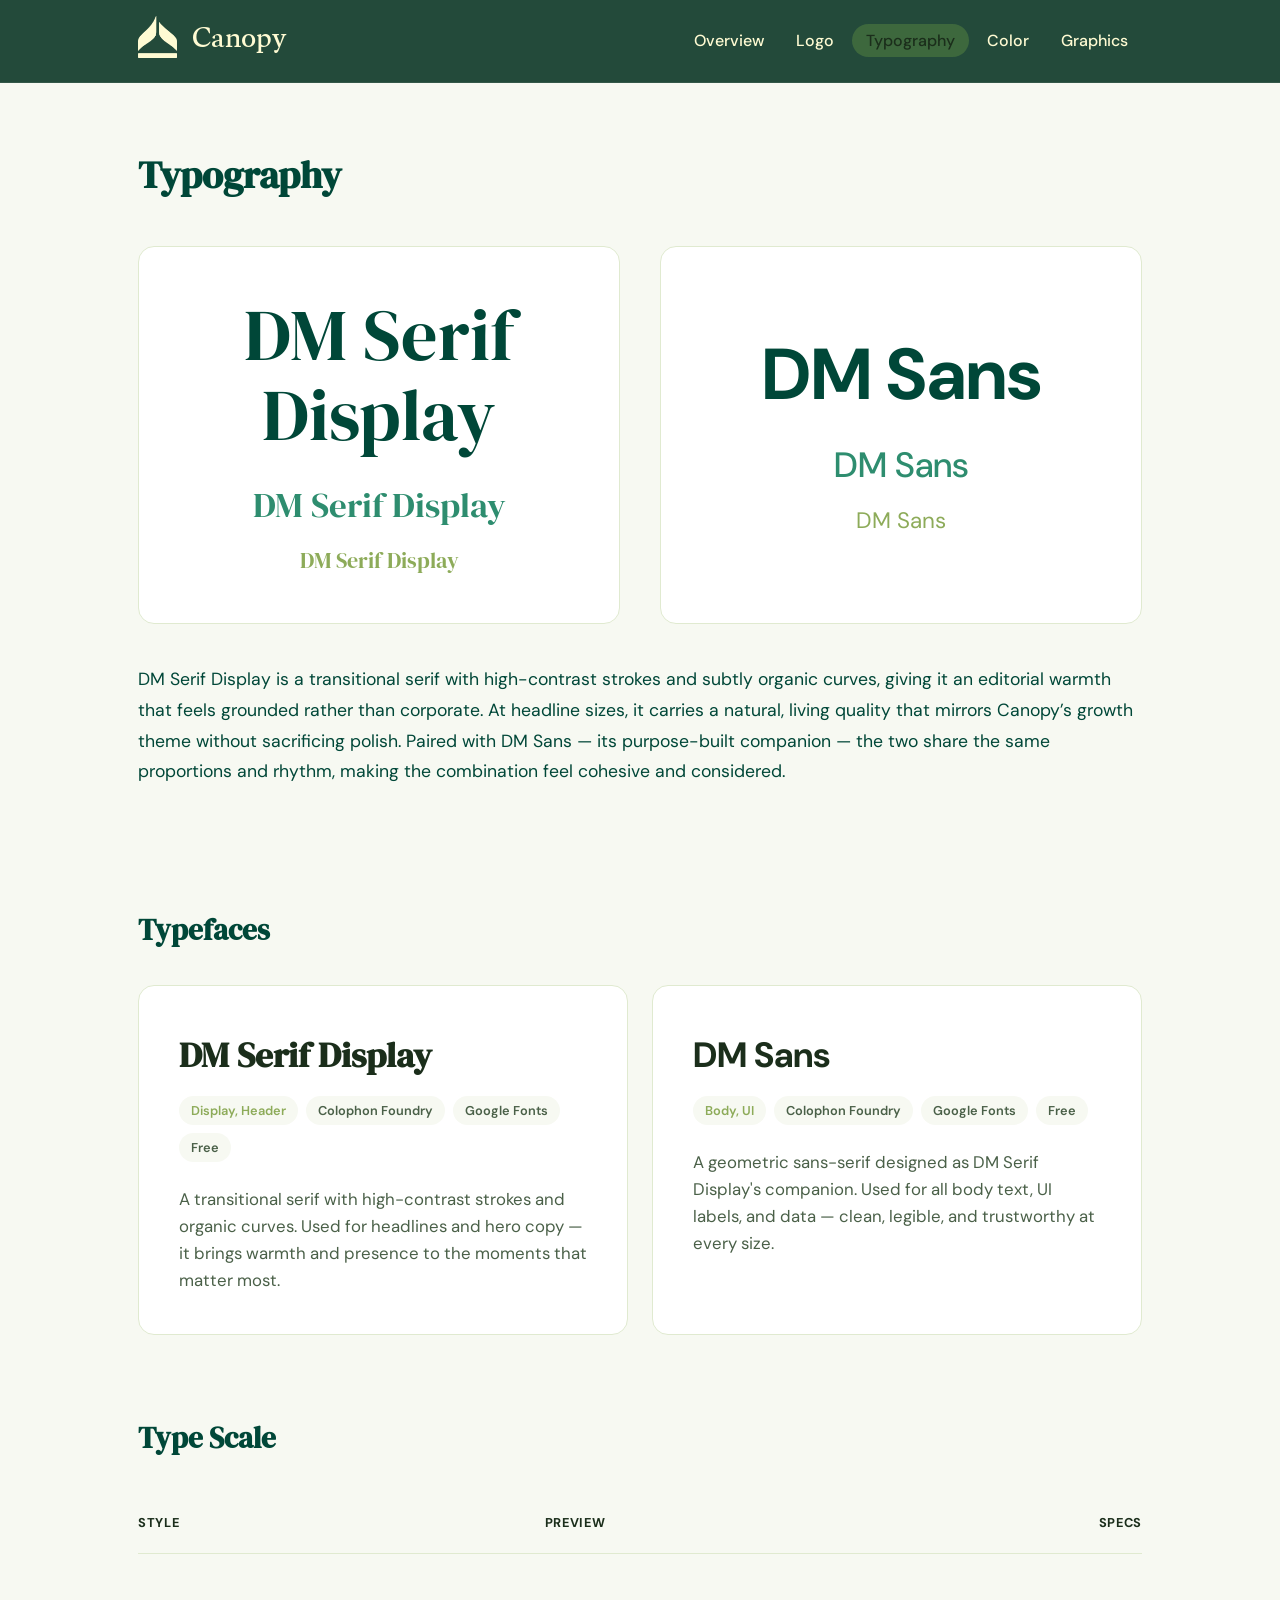
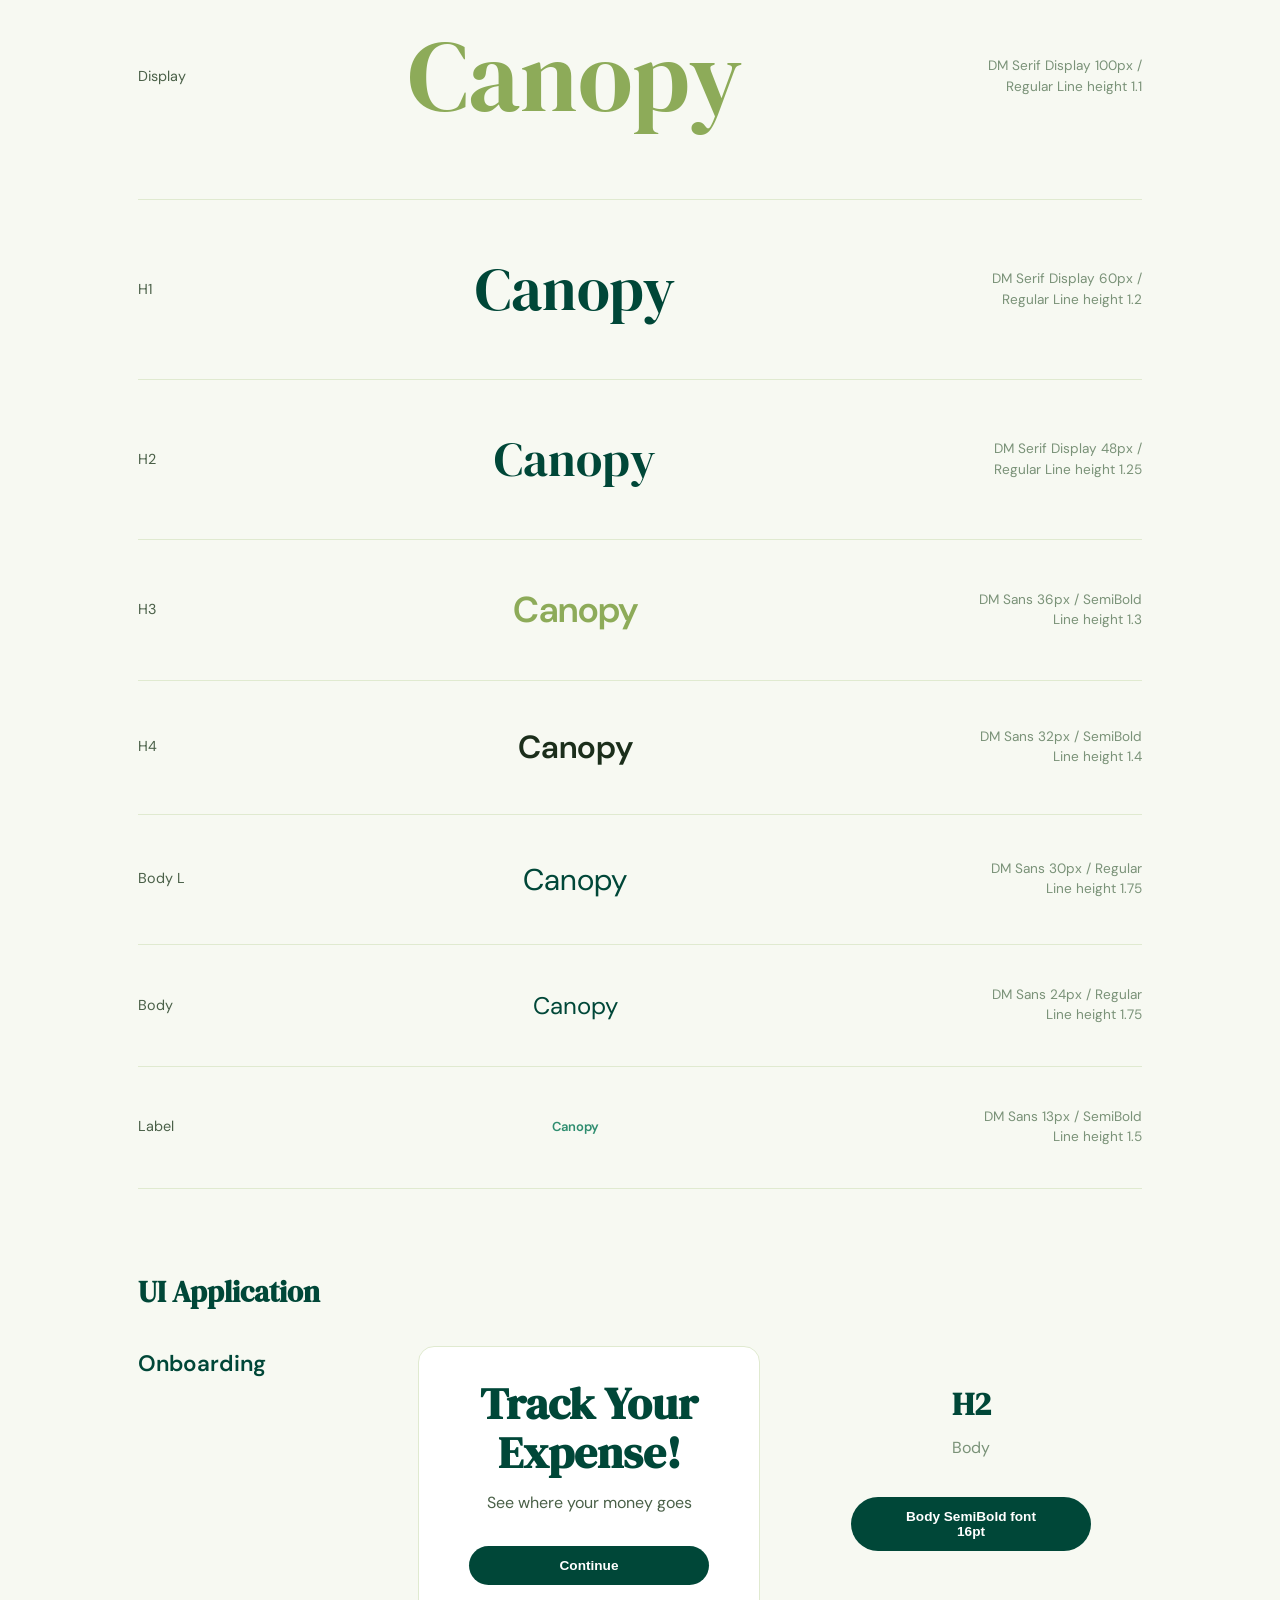
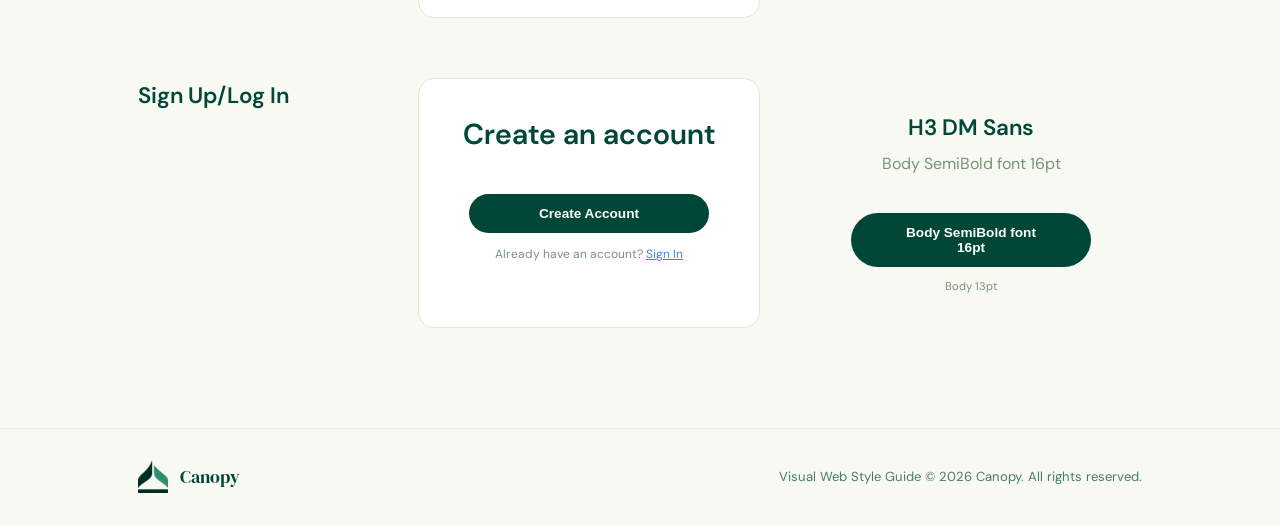
<file: typography.html>
<!doctype html>
<html lang="en">
  <head>
    <meta charset="UTF-8" />
    <meta name="viewport" content="width=device-width, initial-scale=1.0" />
    <title>Typography — Canopy Style Guide</title>
    <link rel="preconnect" href="https://fonts.googleapis.com" />
    <link rel="preconnect" href="https://fonts.gstatic.com" crossorigin />
    <link
      href="https://fonts.googleapis.com/css2?family=DM+Serif+Display:ital@0;1&family=DM+Sans:ital,opsz,wght@0,9..40,300;0,9..40,400;0,9..40,500;0,9..40,600;0,9..40,700;1,9..40,400&family=Gulzar&display=swap"
      rel="stylesheet"
    />
    <link rel="stylesheet" href="style.css" />
    <link rel="stylesheet" href="typography.css" />
  </head>
  <body>
    <!-- Navbar -->
    <nav id="navbar">
      <div class="nav-inner">
        <a href="index.html#overview" class="nav-logo">
          <img
            src="Logos/Logo only Cream.png"
            alt="Canopy logo"
            class="nav-logo-img"
          />
          <span>Canopy</span>
        </a>
        <ul class="nav-links">
          <li><a href="index.html#overview" class="nav-link">Overview</a></li>
          <li><a href="logo.html" class="nav-link">Logo</a></li>
          <li><a href="typography.html" class="nav-link active">Typography</a></li>
          <li><a href="colors.html" class="nav-link">Color</a></li>

          <li><a href="graphics.html" class="nav-link">Graphics</a></li>
        </ul>
        <button class="hamburger" id="hamburger" aria-label="Toggle menu">
          <span></span><span></span><span></span>
        </button>
      </div>
    </nav>

    <main class="container">
      <!-- Section: Specimens -->
      <header class="typo-header">
        <h1 class="typo-title">Typography</h1>
        
        <div class="specimen-section">
          <div class="specimen-card">
            <div class="specimen-col serif">
              <div class="specimen-lg">DM Serif Display</div>
              <div class="specimen-md">DM Serif Display</div>
              <div class="specimen-sm">DM Serif Display</div>
            </div>
          </div>

          <div class="specimen-card">
            <div class="specimen-col sans">
              <div class="specimen-lg" style="font-family: var(--sans); font-weight: 700;">DM Sans</div>
              <div class="specimen-md" style="font-family: var(--sans); font-weight: 500;">DM Sans</div>
              <div class="specimen-sm" style="font-family: var(--sans); font-weight: 400;">DM Sans</div>
            </div>
          </div>
          
          <p class="specimen-desc">
            DM Serif Display is a transitional serif with high-contrast strokes and subtly organic curves, giving it an editorial warmth that feels grounded rather than corporate. At headline sizes, it carries a natural, living quality that mirrors Canopy’s growth theme without sacrificing polish. Paired with DM Sans — its purpose-built companion — the two share the same proportions and rhythm, making the combination feel cohesive and considered.
          </p>
        </div>
      </header>

      <!-- Section: Typefaces -->
      <section class="typefaces-section">
        <h2 class="section-label">Typefaces</h2>
        <div class="typeface-grid">
          <!-- Serif Card -->
          <div class="typeface-card">
            <h3>DM Serif Display</h3>
            <div class="typeface-meta">
              <span class="meta-pill highlight">Display, Header</span>
              <span class="meta-pill">Colophon Foundry</span>
              <span class="meta-pill">Google Fonts</span>
              <span class="meta-pill">Free</span>
            </div>
            <p>
              A transitional serif with high-contrast strokes and organic curves. Used for headlines and hero copy — it brings warmth and presence to the moments that matter most.
            </p>
          </div>
          <!-- Sans Card -->
          <div class="typeface-card">
            <h3 style="font-family: var(--sans); font-weight: 700;">DM Sans</h3>
            <div class="typeface-meta">
              <span class="meta-pill highlight">Body, UI</span>
              <span class="meta-pill">Colophon Foundry</span>
              <span class="meta-pill">Google Fonts</span>
              <span class="meta-pill">Free</span>
            </div>
            <p>
              A geometric sans-serif designed as DM Serif Display's companion. Used for all body text, UI labels, and data — clean, legible, and trustworthy at every size.
            </p>
          </div>
        </div>
      </section>

      <!-- Section: Type Scale -->
      <section class="scale-section">
        <h2 class="section-label">Type Scale</h2>
        <div class="scale-table">
          <div class="scale-header">
            <div>Style</div>
            <div style="text-align: center;">Preview</div>
            <div style="text-align: right;">Specs</div>
          </div>
          
          <!-- Display -->
          <div class="scale-row">
            <div class="scale-style">Display</div>
            <div class="scale-preview" style="font-family: var(--serif); font-size: 100px; color: var(--muted-green);">Canopy</div>
            <div class="scale-specs" style="text-align: right;">DM Serif Display 100px /<br>Regular Line height 1.1</div>
          </div>
          
          <!-- H1 -->
          <div class="scale-row">
            <div class="scale-style">H1</div>
            <div class="scale-preview" style="font-family: var(--serif); font-size: 60px; color: var(--pine-teal);">Canopy</div>
            <div class="scale-specs" style="text-align: right;">DM Serif Display 60px /<br>Regular Line height 1.2</div>
          </div>
          
          <!-- H2 -->
          <div class="scale-row">
            <div class="scale-style">H2</div>
            <div class="scale-preview" style="font-family: var(--serif); font-size: 48px; color: var(--pine-teal);">Canopy</div>
            <div class="scale-specs" style="text-align: right;">DM Serif Display 48px /<br>Regular Line height 1.25</div>
          </div>
          
          <!-- H3 -->
          <div class="scale-row">
            <div class="scale-style">H3</div>
            <div class="scale-preview" style="font-family: var(--sans); font-size: 36px; font-weight: 600; color: var(--muted-green);">Canopy</div>
            <div class="scale-specs" style="text-align: right;">DM Sans 36px / SemiBold<br>Line height 1.3</div>
          </div>
          
          <!-- H4 -->
          <div class="scale-row">
            <div class="scale-style">H4</div>
            <div class="scale-preview" style="font-family: var(--sans); font-size: 32px; font-weight: 600; color: var(--deep-canopy);">Canopy</div>
            <div class="scale-specs" style="text-align: right;">DM Sans 32px / SemiBold<br>Line height 1.4</div>
          </div>

          <!-- Body L -->
          <div class="scale-row">
            <div class="scale-style">Body L</div>
            <div class="scale-preview" style="font-family: var(--sans); font-size: 30px; color: var(--pine-teal);">Canopy</div>
            <div class="scale-specs" style="text-align: right;">DM Sans 30px / Regular<br>Line height 1.75</div>
          </div>

          <!-- Body -->
          <div class="scale-row">
            <div class="scale-style">Body</div>
            <div class="scale-preview" style="font-family: var(--sans); font-size: 24px; color: var(--pine-teal);">Canopy</div>
            <div class="scale-specs" style="text-align: right;">DM Sans 24px / Regular<br>Line height 1.75</div>
          </div>

          <!-- Label -->
          <div class="scale-row">
            <div class="scale-style" style="border-bottom: none;">Label</div>
            <div class="scale-preview" style="font-family: var(--sans); font-size: 13px; font-weight: 600; color: var(--jungle-teal);">Canopy</div>
            <div class="scale-specs" style="text-align: right; border-bottom: none;">DM Sans 13px / SemiBold<br>Line height 1.5</div>
          </div>
        </div>
      </section>

      <!-- Section: UI Application -->
      <section class="ui-section">
        <h2 class="section-label">UI Application</h2>
        
        <!-- Row: Onboarding -->
        <div class="ui-app-grid" style="margin-bottom: 60px;">
          <div class="ui-label">Onboarding</div>
          <div class="ui-card">
            <h2 style="font-size: 2.8rem; line-height: 1.1; margin-bottom: 12px; color: var(--pine-teal);">Track Your<br>Expense!</h2>
            <p style="font-family: var(--sans); color: var(--text-secondary); margin-bottom: 10px;">See where your money goes</p>
            <button class="ui-btn">Continue</button>
          </div>
          <div class="ui-card minimal">
            <h2 style="font-size: 2rem; margin-bottom: 4px; color: var(--pine-teal);">H2</h2>
            <p style="font-family: var(--sans); color: var(--text-muted); margin-bottom: 16px;">Body</p>
            <button class="ui-btn">Body SemiBold font 16pt</button>
          </div>
        </div>

        <!-- Row: Sign Up -->
        <div class="ui-app-grid">
          <div class="ui-label">Sign Up/Log In</div>
          <div class="ui-card">
            <h3 style="font-family: var(--sans); font-size: 1.8rem; font-weight: 600; color: var(--pine-teal); margin-bottom: 16px;">Create an account</h3>
            <button class="ui-btn">Create Account</button>
            <p class="ui-link">Already have an account? <span>Sign In</span></p>
          </div>
          <div class="ui-card minimal">
            <h3 style="font-family: var(--sans); font-size: 1.4rem; font-weight: 600; color: var(--pine-teal); margin-bottom: 4px;">H3 DM Sans</h3>
            <p style="font-family: var(--sans); color: var(--text-muted); margin-bottom: 16px;">Body SemiBold font 16pt</p>
            <button class="ui-btn">Body SemiBold font 16pt</button>
            <p style="font-size: 0.7rem; color: var(--text-muted); margin-top: 10px;">Body 13pt</p>
          </div>
        </div>
      </section>
    </main>

    <!-- Footer -->
    <footer class="site-footer">
      <div class="container footer-inner">
        <div class="footer-logo">
          <img src="Logos/Logo only.png" alt="Canopy Logo" class="footer-logo-img">
          <span>Canopy</span>
        </div>
        <p class="footer-copy">
          Visual Web Style Guide &copy; 2026 Canopy. All rights reserved.
        </p>
      </div>
    </footer>

    <script src="script.js"></script>
  </body>
</html>
</file>
<file: style.css>
/* ============================================================
   CANOPY VISUAL STYLE GUIDE — style.css
   ============================================================ */

/* ── Reset + Base ─────────────────────────────────────────── */
*,
*::before,
*::after {
  box-sizing: border-box;
  margin: 0;
  padding: 0;
}

:root {
  /* Brand Palette */
  --lemon-chiffon: #fffbd3;
  --muted-green: #8dab59;
  --tea-green: #ccea9d;
  --bright-ember: #efc71d;
  --jungle-teal: #2e8d6f;
  --pine-teal: #004738;
  /* UI Neutrals */
  --bg: #f7f9f2;
  --surface: #ffffff;
  --border: #e0ead0;
  --text-primary: #1b2e1b;
  --text-secondary: #4a6048;
  --text-muted: #7a9278;
  /* Type */
  --serif: "DM Serif Display", Georgia, serif;
  --sans: "DM Sans", system-ui, sans-serif;
  /* Spacing */
  --radius: 16px;
  --radius-sm: 8px;
  /* Shadows */
  --shadow-sm: 0 2px 8px rgba(45, 106, 79, 0.08);
  --shadow-md: 0 8px 32px rgba(45, 106, 79, 0.12);
  --shadow-lg: 0 20px 60px rgba(45, 106, 79, 0.16);
  /* Transitions */
  --ease: cubic-bezier(0.4, 0, 0.2, 1);
}

html {
  scroll-behavior: smooth;
}

body {
  font-family: var(--sans);
  background: var(--bg);
  color: var(--text-primary);
  line-height: 1.65;
  overflow-x: hidden;
}

/* ── Typography helpers ───────────────────────────────────── */
h1,
h2,
h3 {
  font-family: var(--serif);
  color: var(--deep-canopy);
}
a {
  text-decoration: none;
  color: inherit;
}
ul {
  list-style: none;
}

/* ── Layout ──────────────────────────────────────────────── */
.container {
  max-width: 1100px;
  margin-inline: auto;
  padding-inline: clamp(16px, 4vw, 48px);
}

/* =====================================================
   NAVBAR
   ===================================================== */

#navbar {
  position: sticky;
  top: 0;
  z-index: 100;
  background: rgba(27, 67, 50, 0.96);
  backdrop-filter: blur(12px);
  border-bottom: 1px solid rgba(255, 255, 255, 0.08);
  transition:
    background 0.3s var(--ease),
    box-shadow 0.3s var(--ease);
}
#navbar.scrolled {
  box-shadow: 0 4px 24px rgba(8, 28, 21, 0.4);
}

.nav-inner {
  max-width: 1100px;
  margin-inline: auto;
  padding: 20px clamp(16px, 4vw, 48px);
  display: flex;
  align-items: center;
  gap: 32px;
}

.nav-logo {
  display: flex;
  align-items: center;
  gap: 15px;
  font-family: "Gulzar", serif;
  font-size: 1.8rem;
  line-height: 1;
  color: var(--lemon-chiffon);
  letter-spacing: 0.01em;
  flex-shrink: 0;
  transition: opacity 0.2s;
  transform: translateY(2px);
}
.nav-logo span {
  display: block;
  line-height: 1;
}
.nav-logo:hover {
  opacity: 0.85;
}
.nav-logo-img {
  height: 42px;
  width: auto;
  object-fit: contain;
  display: block;
  flex-shrink: 0;
  transform: translateY(-6px);
}

.nav-links {
  display: flex;
  align-items: center;
  gap: 4px;
  margin-left: auto;
}

.nav-link {
  font-family: var(--sans);
  font-size: 1rem;
  font-weight: 500;
  color: var(--lemon-chiffon);
  padding: 6px 14px;
  border-radius: 40px;
  transition:
    background 0.2s var(--ease),
    color 0.2s var(--ease);
}
.nav-link:hover,
.nav-link.active {
  background: rgba(139, 195, 74, 0.25);
  color: var(--canopy-mist);
  transform: translateY(-1px);
}
.nav-link:active {
  transform: translateY(0) scale(0.96);
}

/* Hamburger */
.hamburger {
  display: none;
  flex-direction: column;
  justify-content: center;
  gap: 5px;
  background: none;
  border: none;
  cursor: pointer;
  padding: 6px;
  margin-left: auto;
}
.hamburger span {
  display: block;
  width: 24px;
  height: 2px;
  background: var(--canopy-mist);
  border-radius: 2px;
  transition:
    transform 0.3s var(--ease),
    opacity 0.3s var(--ease);
}
.hamburger.open span:nth-child(1) {
  transform: translateY(7px) rotate(45deg);
}
.hamburger.open span:nth-child(2) {
  opacity: 0;
}
.hamburger.open span:nth-child(3) {
  transform: translateY(-7px) rotate(-45deg);
}

/* Mobile menu */
.mobile-menu {
  display: none;
  flex-direction: column;
  position: fixed;
  top: 61px;
  left: 0;
  right: 0;
  background: var(--forest-floor);
  z-index: 99;
  padding: 16px 24px 24px;
  border-bottom: 1px solid rgba(255, 255, 255, 0.08);
  transform: translateY(-8px);
  opacity: 0;
  pointer-events: none;
  transition:
    transform 0.3s var(--ease),
    opacity 0.3s var(--ease);
}
.mobile-menu.open {
  transform: translateY(0);
  opacity: 1;
  pointer-events: all;
}
.mobile-link {
  font-size: 1.05rem;
  font-weight: 500;
  color: var(--canopy-mist);
  padding: 12px 0;
  border-bottom: 1px solid rgba(255, 255, 255, 0.07);
}
.mobile-link:last-child {
  border-bottom: none;
}

/* =====================================================
   HERO SECTION
   ===================================================== */
.hero-section {
  padding-top: 20px;
  padding-bottom: 20px;
}

.hero-grid {
  display: grid;
  grid-template-columns: 1fr 1fr;
  align-items: center;
  gap: 64px;
  padding-bottom: 64px;
}

/* Tree */
.hero-tree {
  display: flex;
  justify-content: flex-start;
  align-items: flex-end;
}
.tree-svg {
  width: min(440px, 90%);
  height: auto;
  filter: drop-shadow(0 20px 40px rgba(90, 160, 60, 0.25));
  animation: float 6s ease-in-out infinite;
}
@keyframes float {
  0%,
  100% {
    transform: translateY(0);
  }
  50% {
    transform: translateY(-12px);
  }
}

/* Hero text */
.hero-title {
  font-size: clamp(2.8rem, 6vw, 4.5rem);
  line-height: 1.08;
  color: var(--pine-teal);
  margin-bottom: 24px;
  letter-spacing: -0.02em;
}
.hero-body {
  font-size: clamp(0.95rem, 1.2vw, 1.05rem);
  color: var(--pine-teal);
  max-width: 480px;
  line-height: 1.75;
}
.hero-body strong {
  color: var(--pine-teal);
  font-weight: 600;
}

/* =====================================================
   OVERVIEW GRID (cards)
   ===================================================== */
.overview-grid {
  display: grid;
  grid-template-columns: 1fr 1fr;
  gap: 24px;
}

.card {
  background: var(--surface);
  border: 1px solid var(--border);
  border-radius: var(--radius);
  overflow: hidden;
  text-decoration: none;
  color: inherit;
  cursor: pointer;
  display: block;
  transition:
    box-shadow 0.3s var(--ease),
    transform 0.3s var(--ease);
}
.card:hover {
  box-shadow: var(--shadow-md);
  transform: translateY(-4px);
}

.wide-card {
  grid-column: 1 / -1;
}

.card-title {
  font-family: var(--sans);
  font-size: 0.8rem;
  font-weight: 700;
  letter-spacing: 0.1em;
  text-transform: uppercase;
  color: var(--text-muted);
  padding: 20px 24px 0;
}

.card-body {
  padding: 20px 24px 24px;
}

/* ─ Logo card ─ */
.logo-preview {
  display: flex;
  flex-direction: column;
  align-items: center;
  gap: 24px;
}

.logo-box {
  display: flex;
  flex-direction: column;
  align-items: center;
  gap: 10px;
  padding: 32px 48px;
  background: var(--bg);
  border-radius: var(--radius-sm);
  width: 100%;
}
.logo-wordmark {
  font-family: var(--serif);
  font-size: 1.4rem;
  color: var(--deep-canopy);
  letter-spacing: 0.04em;
}
.logo-img {
  width: auto;
  max-height: 120px;
  max-width: 100%;
  object-fit: contain;
}
.logo-variant .logo-img {
  max-height: 40px;
  max-width: 80%;
}

.logo-variants {
  display: flex;
  gap: 16px;
}
.logo-variant {
  display: flex;
  align-items: center;
  justify-content: center;
  width: 72px;
  height: 72px;
  border-radius: var(--radius-sm);
}
.logo-variant.dark {
  background: var(--jungle-teal);
}
.logo-variant.light {
  background: var(--lemon-chiffon);
}

/* ─ Typography card ─ */
#typography {
  display: flex;
  flex-direction: column;
}
#typography .card-body {
  flex: 1;
  display: flex;
  align-items: stretch;
}
.type-grid {
  display: grid;
  grid-template-columns: 1fr 1fr;
  gap: 16px;
  flex: 1;
}

.type-col {
  display: flex;
  flex-direction: column;
  gap: 20px;
  padding: 32px 24px;
  background: var(--bg);
  border-radius: var(--radius-sm);
  flex: 1;
}

.type-label-lg {
  font-size: 1.5rem;
  white-space: nowrap;
}
.type-label-md {
  font-size: 1.1rem;
}
.type-label-sm {
  font-size: 0.85rem;
}

.serif.type-col .type-label-lg,
.serif.type-col .type-label-md,
.serif.type-col .type-label-sm {
  font-family: var(--serif);
}

.sans.type-col .type-label-lg,
.sans.type-col .type-label-md,
.sans.type-col .type-label-sm {
  font-family: var(--sans);
}

/* label accent colors */
.serif.type-col .type-label-lg {
  color: var(--muted-green);
}
.sans.type-col .type-label-lg {
  color: var(--muted-green);
  font-weight: 700;
}
.serif.type-col .type-label-md {
  color: var(--jungle-teal);
}
.sans.type-col .type-label-md {
  color: var(--jungle-teal);
  font-weight: 500;
}
.type-label-sm {
  color: var(--text-muted);
}

/* ─ Colors card ─ */
.colors-row {
  display: flex;
  gap: 6px;
  align-items: flex-end;
}

.color-swatch {
  flex: 1;
  min-width: 40px;
  height: 130px;
  border-radius: 999px 999px 999px 999px;
  cursor: pointer;
  position: relative;
  transition:
    transform 0.25s var(--ease),
    box-shadow 0.25s var(--ease);
  border: none;
}
.color-swatch:hover {
  transform: translateY(-6px);
  box-shadow: var(--shadow-md);
  z-index: 2;
}

.color-tooltip {
  position: fixed;
  background: var(--dark-root);
  color: #fff;
  padding: 8px 14px;
  border-radius: 8px;
  font-size: 0.8rem;
  font-family: var(--sans);
  pointer-events: none;
  opacity: 0;
  transition: opacity 0.15s;
  white-space: nowrap;
  z-index: 999;
  box-shadow: var(--shadow-md);
}
.color-tooltip.visible {
  opacity: 1;
}

/* ─ Iconography card ─ */
.card-title {
  padding-bottom: 10px;
}

.icons-grid {
  display: grid;
  grid-template-columns: repeat(4, 1fr);
  gap: 10px;
}

.icon-pair {
  display: flex;
  flex-direction: column;
  align-items: center;
  gap: 32px;
}

.icon {
  width: 36px;
  height: 36px;
  color: var(--jungle-teal);
  transition:
    transform 0.2s var(--ease),
    color 0.2s var(--ease);
  cursor: pointer;
}
.icon:hover {
  transform: scale(1.2);
  color: var(--forest-lime);
}

/* ─ Imagery card ─ */
.imagery-body {
  padding-top: 10px;
}

.imagery-photo {
  width: 100%;
  height: 260px;
  object-fit: cover;
  object-position: center;
  display: block;
  border-radius: var(--radius) var(--radius) var(--radius) var(--radius);
}

@keyframes spin {
  to {
    transform: translateX(-50%) rotate(360deg);
  }
}

.tree-silhouette {
  position: absolute;
  bottom: 0;
}
.t1 {
  left: 5%;
  width: 120px;
  height: 160px;
  background: var(--dark-root);
  clip-path: polygon(50% 0%, 0% 100%, 100% 100%);
  opacity: 0.7;
}
.t2 {
  left: 40%;
  transform: translateX(-50%);
  width: 180px;
  height: 200px;
  background: var(--forest-floor);
  clip-path: polygon(50% 0%, 5% 100%, 95% 100%);
  opacity: 0.75;
}
.t3 {
  right: 5%;
  width: 140px;
  height: 170px;
  background: var(--dark-root);
  clip-path: polygon(50% 0%, 0% 100%, 100% 100%);
  opacity: 0.65;
}

.leaves-overlay {
  position: absolute;
  inset: 0;
  background:
    radial-gradient(
      ellipse 80px 50px at 15% 10%,
      rgba(50, 120, 30, 0.55) 0%,
      transparent 70%
    ),
    radial-gradient(
      ellipse 100px 60px at 75% 5%,
      rgba(50, 120, 30, 0.5) 0%,
      transparent 70%
    ),
    radial-gradient(
      ellipse 70px 40px at 90% 20%,
      rgba(30, 100, 20, 0.5) 0%,
      transparent 70%
    ),
    radial-gradient(
      ellipse 60px 35px at 5% 25%,
      rgba(40, 110, 25, 0.45) 0%,
      transparent 70%
    ),
    radial-gradient(
      ellipse 90px 55px at 50% 0%,
      rgba(90, 160, 50, 0.4) 0%,
      transparent 70%
    );
}

.imagery-caption {
  position: absolute;
  bottom: 12px;
  left: 50%;
  transform: translateX(-50%);
  background: rgba(8, 28, 21, 0.65);
  color: rgba(232, 245, 176, 0.9);
  font-size: 0.72rem;
  font-family: var(--sans);
  padding: 5px 14px;
  border-radius: 20px;
  backdrop-filter: blur(6px);
  white-space: nowrap;
}

/* ─ Graphics card ─ */
.graphics-row {
  display: grid;
  grid-template-columns: repeat(3, 1fr);
  gap: 24px;
}

.graphic-item {
  display: flex;
  flex-direction: column;
  align-items: center;
  gap: 10px;
  cursor: pointer;
}
.graphic-item svg,
.graphic-item .graphic-img {
  width: clamp(80px, 10vw, 120px);
  height: auto;
  object-fit: contain;
  transition:
    transform 0.35s var(--ease),
    filter 0.35s var(--ease);
  filter: drop-shadow(0 8px 16px rgba(45, 106, 79, 0.15));
}
.graphic-item:hover svg,
.graphic-item:hover .graphic-img {
  transform: translateY(-8px) scale(1.06);
  filter: drop-shadow(0 16px 28px rgba(45, 106, 79, 0.25));
}

.graphic-label {
  font-size: 0.78rem;
  font-weight: 600;
  letter-spacing: 0.08em;
  text-transform: uppercase;
  color: var(--text-muted);
  transition: color 0.2s;
}
.graphic-item:hover .graphic-label {
  color: var(--deep-canopy);
}

/* =====================================================
   FOOTER
   ===================================================== */
.site-footer {
  margin-top: 80px;
  padding: 32px 0;
  border-top: 1px solid rgba(0, 71, 56, 0.08);
}

.footer-inner {
  display: flex;
  align-items: center;
  justify-content: space-between;
  flex-wrap: wrap;
  gap: 16px;
}

.footer-logo {
  display: flex;
  align-items: center;
  gap: 12px;
  font-family: var(--serif);
  font-size: 1.15rem;
  color: var(--pine-teal);
}

.footer-logo-img {
  height: 32px;
  width: auto;
  object-fit: contain;
  display: block;
}

.footer-copy {
  font-size: 0.82rem;
  color: var(--pine-teal);
  opacity: 0.7;
}

/* =====================================================
   SCROLL REVEAL
   ===================================================== */
.reveal {
  opacity: 0;
  transform: translateY(28px);
  transition:
    opacity 0.7s var(--ease),
    transform 0.7s var(--ease);
}
.reveal.visible {
  opacity: 1;
  transform: translateY(0);
}

/* =====================================================
   RESPONSIVE
   ===================================================== */
@media (max-width: 820px) {
  .hero-grid {
    grid-template-columns: 1fr;
    text-align: center;
  }
  .hero-tree {
    order: -1;
  }
  .hero-body {
    margin-inline: auto;
  }
  .overview-grid {
    grid-template-columns: 1fr;
  }
  .wide-card {
    grid-column: 1;
  }
  .nav-links {
    display: none;
  }
  .hamburger {
    display: flex;
  }
  .mobile-menu {
    display: flex;
  }
  .type-grid {
    grid-template-columns: 1fr;
  }
  .icons-grid {
    grid-template-columns: repeat(2, 1fr);
  }
}

@media (max-width: 480px) {
  .colors-row {
    gap: 6px;
  }
  .color-swatch {
    height: 70px;
    border-radius: 8px;
  }
  .graphics-row {
    flex-direction: column;
    align-items: center;
  }
}
</file>
<file: colors.css>
/* ============================================================
   CANOPY — colors.css
   ============================================================ */

/* ── Page Header ── */
.colors-page-header {
  padding: 60px 0 48px;
  color: var(--pine-teal);
}

.colors-hero {
  display: grid;
  grid-template-columns: 1fr 380px;
  gap: 80px;
  align-items: center;
  margin-bottom: 80px;
}

.colors-intro h2 {
  font-size: clamp(2rem, 4vw, 3rem);
  line-height: 1.15;
  color: var(--pine-teal);
  margin-bottom: 16px;
}

.colors-intro p {
  font-size: 1.1rem;
  line-height: 1.75;
  color: var(--pine-teal);
  max-width: 520px;
}

/* ── Palette Flags (hero swatches) ── */
.palette-flags {
  display: flex;
  gap: 12px;
  align-items: flex-end;
}

.palette-flag-wrap {
  flex: 1;
  display: flex;
  flex-direction: column;
  align-items: center;
  gap: 12px;
}

.palette-flag {
  width: 100%;
  height: 220px;
  border-radius: 100px;
  transition: transform 0.3s var(--ease);
  cursor: default;
}

.palette-flag:hover {
  transform: scaleY(1.04);
  transform-origin: bottom;
}

.flag-label {
  text-align: center;
}

.flag-hex {
  font-family: var(--sans);
  font-size: 0.72rem;
  font-weight: 700;
  letter-spacing: 0.02em;
  color: var(--text-primary);
  display: block;
  margin-bottom: 2px;
}

.flag-name {
  font-family: var(--sans);
  font-size: 0.7rem;
  font-weight: 500;
  color: var(--text-muted);
  display: block;
}

/* ── Section Labels ── */
.color-section {
  margin-bottom: 80px;
}

.color-section-title {
  font-family: var(--sans);
  font-size: 0.78rem;
  font-weight: 600;
  text-transform: uppercase;
  letter-spacing: 0.12em;
  color: var(--text-muted);
  margin-bottom: 28px;
  padding-bottom: 12px;
  border-bottom: 1px solid var(--border);
}

/* ── Color Detail Cards ── */
.color-details-grid {
  display: grid;
  grid-template-columns: repeat(3, 1fr);
  gap: 24px;
}

.color-detail-card {
  background: var(--surface);
  border: 1px solid var(--border);
  border-radius: var(--radius);
  overflow: hidden;
  transition:
    transform 0.3s var(--ease),
    box-shadow 0.3s var(--ease);
}

.color-detail-card:hover {
  transform: translateY(-4px);
  box-shadow: var(--shadow-md);
}

.color-swatch-lg {
  height: 140px;
  width: 100%;
  display: flex;
  align-items: flex-end;
  padding: 16px;
}

.color-copy-tag {
  font-size: 0.72rem;
  font-weight: 700;
  letter-spacing: 0.08em;
  padding: 4px 10px;
  border-radius: 20px;
  background: rgba(255, 255, 255, 0.2);
  backdrop-filter: blur(4px);
  cursor: pointer;
  transition: background 0.2s;
  opacity: 0;
  transition: opacity 0.2s;
}

.color-detail-card:hover .color-copy-tag {
  opacity: 1;
}

.color-detail-info {
  padding: 20px;
}

.color-detail-name {
  font-family: var(--serif);
  font-size: 1.15rem;
  color: var(--pine-teal);
  margin-bottom: 4px;
}

.color-detail-hex {
  font-family: "Courier New", monospace;
  font-size: 0.82rem;
  color: var(--text-muted);
  margin-bottom: 10px;
}

.color-detail-values {
  display: flex;
  gap: 12px;
  margin-bottom: 12px;
}

.color-value-pill {
  font-family: var(--sans);
  font-size: 0.72rem;
  font-weight: 500;
  color: var(--text-muted);
  background: var(--bg);
  padding: 3px 8px;
  border-radius: 4px;
}

.color-detail-role {
  font-size: 0.85rem;
  line-height: 1.6;
  color: var(--text-secondary);
}

/* ── Tints Section ── */
.tints-grid {
  display: grid;
  grid-template-columns: repeat(2, 1fr);
  gap: 32px;
}

.tint-row-card {
  background: var(--surface);
  border: 1px solid var(--border);
  border-radius: var(--radius);
  overflow: hidden;
}

.tint-row-label {
  padding: 16px 20px 12px;
  font-family: var(--sans);
  font-size: 0.88rem;
  font-weight: 600;
  color: var(--text-primary);
  border-bottom: 1px solid var(--border);
}

.tint-strips {
  display: flex;
  height: 80px;
}

.tint-strip {
  flex: 1;
  display: flex;
  align-items: flex-end;
  justify-content: center;
  padding-bottom: 8px;
  font-family: var(--sans);
  font-size: 0.65rem;
  font-weight: 600;
  letter-spacing: 0.04em;
  transition: flex 0.3s;
}

.tint-strip:hover {
  flex: 1.5;
}

/* ── UI Application ── */
.ui-color-grid {
  display: grid;
  grid-template-columns: repeat(3, 1fr);
  gap: 24px;
}

.ui-screen-placeholder {
  background: var(--surface);
  border: 1px solid var(--border);
  border-radius: var(--radius);
  overflow: hidden;
  min-height: 480px;
  flex: 1;
  display: flex;
  flex-direction: column;
  align-items: center;
  justify-content: center;
  gap: 12px;
  color: var(--text-muted);
  font-size: 0.85rem;
  transition:
    transform 0.3s var(--ease),
    box-shadow 0.3s var(--ease);
  cursor: pointer;
  position: relative;
  border-bottom: 1px solid var(--border);
}

.ui-screen-placeholder:hover {
  transform: translateY(-4px);
  box-shadow: var(--shadow-md);
}

.ui-screen-placeholder input[type="file"] {
  position: absolute;
  inset: 0;
  opacity: 0;
  cursor: pointer;
  width: 100%;
  height: 100%;
}

.ui-screen-img {
  width: 100%;
  height: 100%;
  object-fit: cover;
  display: block;
}

.placeholder-icon {
  width: 40px;
  height: 40px;
  border: 2px dashed var(--border);
  border-radius: 12px;
  display: flex;
  align-items: center;
  justify-content: center;
  color: var(--text-muted);
}

.ui-screen-caption {
  font-family: var(--sans);
  font-size: 0.8rem;
  font-weight: 500;
  color: var(--text-muted);
  text-align: center;
  padding: 14px 14px 4px;
}

/* ── Accessibility ── */
.accessibility-grid {
  display: grid;
  grid-template-columns: repeat(2, 1fr);
  gap: 24px;
}

.contrast-card {
  background: var(--surface);
  border: 1px solid var(--border);
  border-radius: var(--radius);
  padding: 28px;
  display: flex;
  align-items: center;
  gap: 24px;
}

.contrast-swatch-pair {
  width: 80px;
  height: 80px;
  border-radius: 12px;
  flex-shrink: 0;
  display: flex;
  align-items: center;
  justify-content: center;
  font-family: var(--serif);
  font-size: 1.4rem;
}

.contrast-info {
  flex: 1;
}

.contrast-ratio {
  font-family: var(--sans);
  font-size: 1.6rem;
  font-weight: 700;
  color: var(--pine-teal);
  line-height: 1;
  margin-bottom: 4px;
}

.contrast-label {
  font-size: 0.8rem;
  color: var(--text-muted);
  margin-bottom: 8px;
}

.contrast-badge {
  display: inline-block;
  font-size: 0.72rem;
  font-weight: 700;
  padding: 3px 10px;
  border-radius: 20px;
  text-transform: uppercase;
  letter-spacing: 0.06em;
}

.badge-aaa {
  background: #d4edda;
  color: #155724;
}

.badge-aa {
  background: #cce5ff;
  color: #004085;
}

/* ── Responsive ── */
@media (max-width: 900px) {
  .colors-hero {
    grid-template-columns: 1fr;
    gap: 40px;
  }

  .color-details-grid {
    grid-template-columns: repeat(2, 1fr);
  }

  .tints-grid {
    grid-template-columns: 1fr;
  }

  .ui-color-grid {
    grid-template-columns: repeat(2, 1fr);
  }

  .accessibility-grid {
    grid-template-columns: 1fr;
  }
}
</file>
<file: logo.css>
/* ============================================================
   CANOPY — logo.css
   ============================================================ */

.logo-page-header {
  padding: 60px 0 40px;
  color: var(--pine-teal);
}

.logo-hero {
  display: grid;
  grid-template-columns: 260px 1fr;
  gap: 70px;
  align-items: center;
  margin-bottom: 80px;
}

.logo-hero-img {
  width: 100%;
  height: auto;
  filter: drop-shadow(0 20px 40px rgba(0, 71, 56, 0.15));
}

.logo-intro {
  max-width: 600px;
}

.logo-intro p {
  font-size: 1.12rem;
  line-height: 1.72;
  color: var(--text-secondary);
}

.logo-intro strong {
  color: var(--pine-teal);
  font-weight: 600;
}

.logo-section {
  margin-bottom: 80px;
}

.logo-section-title {
  font-size: 1.8rem;
  margin-bottom: 32px;
}

/* ── Display Grids ── */
.logo-grid {
  display: grid;
  grid-template-columns: repeat(2, 1fr);
  gap: 24px;
}

.logo-grid.cols-3 {
  grid-template-columns: repeat(3, 1fr);
}

.logo-grid.cols-4 {
  grid-template-columns: repeat(4, 1fr);
}

.logo-grid.bw-grid {
  grid-template-columns: repeat(2, 1fr);
  grid-template-rows: repeat(2, auto);
}

/* ── Logo Card ── */
.logo-card {
  background: var(--surface);
  border: 1px solid var(--border);
  border-radius: var(--radius);
  padding: 40px;
  display: flex;
  flex-direction: column;
  align-items: center;
  justify-content: center;
  min-height: 240px;
  position: relative;
  transition:
    transform 0.3s var(--ease),
    box-shadow 0.3s var(--ease);
}

.logo-card:hover {
  transform: translateY(-4px);
  box-shadow: var(--shadow-md);
}

.logo-card.dark {
  background: #000;
  border-color: #333;
}

.logo-card.mono {
  background: var(--jungle-teal);
  border-color: rgba(255, 255, 255, 0.1);
}

.logo-card.cream {
  background: var(--lemon-chiffon);
  border-color: var(--border);
}

/* ── Clear Space ── */
.clear-space-grid {
  display: flex;
  flex-direction: column;
  gap: 24px;
}

.clear-space-box {
  background: var(--surface);
  border: 1px solid var(--border);
  border-radius: var(--radius);
  padding: 24px;
  display: flex;
  justify-content: center;
  align-items: center;
  overflow: hidden;
}

.clear-space-box img {
  width: 100%;
  height: auto;
  display: block;
  border-radius: 8px;
}

/* ── Shared Lockup Styles ── */
.lockup-h {
  display: flex;
  align-items: center;
  gap: 20px;
}

.lockup-v {
  display: flex;
  flex-direction: column;
  align-items: center;
  gap: 16px;
}

.brand-text {
  font-family: 'Gulzar', serif;
  font-size: 2.2rem;
  color: var(--pine-teal);
  line-height: 1.1;
  transform: translateY(4px); /* Final optical alignment for Gulzar font */
  display: inline-block;
}

.logo-tag {
  margin-top: 16px;
  font-size: 0.75rem;
  font-weight: 500;
  color: var(--text-muted);
  text-transform: uppercase;
  letter-spacing: 0.05em;
}

/* ── Responsiveness ── */
@media (max-width: 900px) {
  .logo-hero {
    grid-template-columns: 1fr;
    gap: 40px;
    text-align: center;
  }

  .logo-hero-img {
    max-width: 240px;
    margin: 0 auto;
  }

  .logo-grid {
    grid-template-columns: 1fr;
  }
}
/* ── Symbol Section Redesign ── */
.symbol-main-grid {
  display: grid;
  grid-template-columns: 1.25fr 1fr;
  gap: 24px;
  align-items: stretch;
}

.symbol-card-large {
  background: #f4f9f4; /* Very light green background */
  border: 1.5px solid var(--jungle-teal); /* Green border */
  border-radius: var(--radius);
  padding: 60px 40px;
  display: flex;
  justify-content: center;
  align-items: center;
  height: 100%;
}

.symbol-card-large img {
  width: 100%;
  max-width: 220px;
  height: auto;
}

.symbol-variations-grid {
  display: grid;
  grid-template-columns: repeat(2, 1fr);
  grid-template-rows: repeat(2, 1fr);
  gap: 24px;
}

.symbol-card.mini {
  background: var(--surface);
  border: 1px solid var(--border);
  border-radius: var(--radius);
  padding: 40px;
  display: flex;
  justify-content: center;
  align-items: center;
  height: 100%;
}

.symbol-card.mini img {
  width: 100%;
  max-width: 80px;
  height: auto;
}

/* Specific Variation Styles */
.symbol-card.bw-1 {
  background: #ffffff;
  border-color: rgba(46, 141, 111, 0.4); /* Subtle green border */
}

.symbol-card.bw-1 img {
  filter: grayscale(1) brightness(0); /* Black logo */
}

.symbol-card.bw-2 {
  background: #000000;
  border: none;
}

.symbol-card.bw-2 img {
  filter: brightness(0) invert(1); /* White logo */
}

.symbol-card.grey {
  background: #ffffff;
  border-color: rgba(46, 141, 111, 0.4);
}

.symbol-card.grey img {
  filter: none; /* Preserves multi-tone greyscale detail */
}

.symbol-card.mono-symbol {
  background: var(--jungle-teal); /* Dark green bg */
  border: none;
}

/* Responsiveness for Symbol Section */
@media (max-width: 900px) {
  .symbol-main-grid {
    grid-template-columns: 1fr;
  }
  
  .symbol-card-large {
    min-height: 300px;
    padding: 60px 40px;
  }
}

@media (max-width: 500px) {
  .symbol-variations-grid {
    grid-template-columns: 1fr;
  }
  
  .symbol-card.mini {
    aspect-ratio: 2 / 1;
  }
}
</file>
<file: typography.css>
/* ============================================================
   CANOPY — typography.css
   ============================================================ */

/* ── Specific Typography Layouts ───────────────────────────── */

.typo-header {
  padding: 60px 0 40px;
  color: var(--pine-teal);
}

.typo-title {
  font-size: 2.4rem;
  margin-bottom: 40px;
  color: var(--pine-teal);
}

/* ── Top Specimens ── */
.specimen-section {
  display: grid;
  grid-template-columns: repeat(2, minmax(0, 1fr));
  align-items: stretch;
  gap: 40px;
  margin-bottom: 80px;
}

.specimen-col {
  display: flex;
  flex-direction: column;
  gap: 20px;
}

.specimen-col.serif {
  font-family: var(--serif);
}

.specimen-col.scale-style {
  font-family: var(--sans);
  font-weight: 500;
  color: var(--text-muted);
  border-bottom: 1px solid var(--border);
  padding: 24px 0;
}

.specimen-col.sans {
  font-family: var(--sans);
}

.specimen-card {
  background: var(--surface);
  border: 1px solid var(--border);
  border-radius: var(--radius);
  padding: 48px;
  display: flex;
  justify-content: center;
  align-items: center;
  text-align: center;
}

.specimen-lg {
  font-size: clamp(2.5rem, 7vw, 4.5rem);
  line-height: 1.1;
  margin-bottom: 10px;
  color: var(--pine-teal);
}
.specimen-md {
  font-size: 2.2rem;
  line-height: 1.2;
  color: var(--jungle-teal);
}
.specimen-sm {
  font-size: 1.4rem;
  line-height: 1.3;
  color: var(--muted-green);
}

.specimen-desc {
  grid-column: 1 / -1;
  max-width: 1300px;
  font-size: 1.1rem;
  color: var(--pine-teal);
  line-height: 1.75;
}

/* ── Typeface Cards ── */
.typefaces-section {
  margin-bottom: 80px;
}

.section-label {
  font-size: 1.8rem;
  margin-bottom: 30px;
  color: var(--pine-teal);
}

.typeface-grid {
  display: grid;
  grid-template-columns: 1fr 1fr;
  gap: 24px;
}

.typeface-card {
  background: var(--surface);
  border: 1px solid var(--border);
  border-radius: var(--radius);
  padding: 40px;
  transition:
    transform 0.3s var(--ease),
    box-shadow 0.3s var(--ease);
}

.typeface-card:hover {
  transform: translateY(-4px);
  box-shadow: var(--shadow-md);
}

.typeface-card h3 {
  font-size: 2.2rem;
  margin-bottom: 12px;
}

.typeface-meta {
  display: flex;
  gap: 8px;
  flex-wrap: wrap;
  margin-bottom: 24px;
}

.meta-pill {
  font-size: 0.8rem;
  font-weight: 600;
  padding: 4px 12px;
  border-radius: 20px;
  background: var(--bg);
  color: var(--text-secondary);
}

.meta-pill.highlight {
  color: var(--muted-green);
}

.typeface-card p {
  color: var(--text-secondary);
  font-size: 1.05rem;
  line-height: 1.6;
}

/* ── Type Scale Table ── */
.scale-section {
  margin-bottom: 80px;
}

.scale-table {
  width: 100%;
  border-collapse: collapse;
}

.scale-header {
  display: grid;
  grid-template-columns: 150px 1fr 280px;
  padding: 20px 0;
  border-bottom: 1px solid var(--border);
  font-weight: 700;
  color: var(--text-primary);
  text-transform: uppercase;
  letter-spacing: 0.05em;
  font-size: 0.8rem;
}

.scale-row {
  display: grid;
  grid-template-columns: 150px 1fr 280px;
  align-items: center;
  padding: 40px 0;
  border-bottom: 1px solid var(--border);
}

.scale-style {
  font-size: 0.9rem;
  color: var(--text-secondary);
}

.scale-preview {
  display: flex;
  justify-content: center;
}

.scale-specs {
  font-size: 0.85rem;
  color: var(--text-muted);
  line-height: 1.5;
}

/* ── UI Application ── */
.ui-section {
  margin-bottom: 100px;
}

.ui-app-grid {
  display: grid;
  grid-template-columns: 240px 1fr 1fr;
  gap: 40px;
}

.ui-label {
  font-size: 1.4rem;
  font-weight: 600;
  color: var(--pine-teal);
}

.ui-card {
  background: var(--surface);
  border: 1px solid var(--border);
  border-radius: var(--radius);
  padding: 32px;
  display: flex;
  flex-direction: column;
  align-items: center;
  text-align: center;
}

.ui-card.minimal {
  background: none;
  border: none;
}

.ui-btn {
  background: var(--pine-teal);
  color: #fff;
  border: none;
  padding: 12px 40px;
  border-radius: 40px;
  font-size: 0.85rem;
  font-weight: 600;
  margin-top: 20px;
  cursor: pointer;
  width: 100%;
  max-width: 240px;
}

.ui-link {
  font-size: 0.75rem;
  margin-top: 12px;
  color: var(--text-muted);
}

.ui-link span {
  color: #3b82f6;
  text-decoration: underline;
}

/* ── Responsiveness ── */
@media (max-width: 900px) {
  .specimen-section,
  .typeface-grid,
  .ui-app-grid {
    grid-template-columns: 1fr;
  }

  .scale-header,
  .scale-row {
    grid-template-columns: 100px 1fr;
  }
  .scale-specs {
    grid-column: 1 / -1;
    margin-top: 10px;
  }

  .specimen-lg {
    font-size: 4rem;
  }
}
</file>
